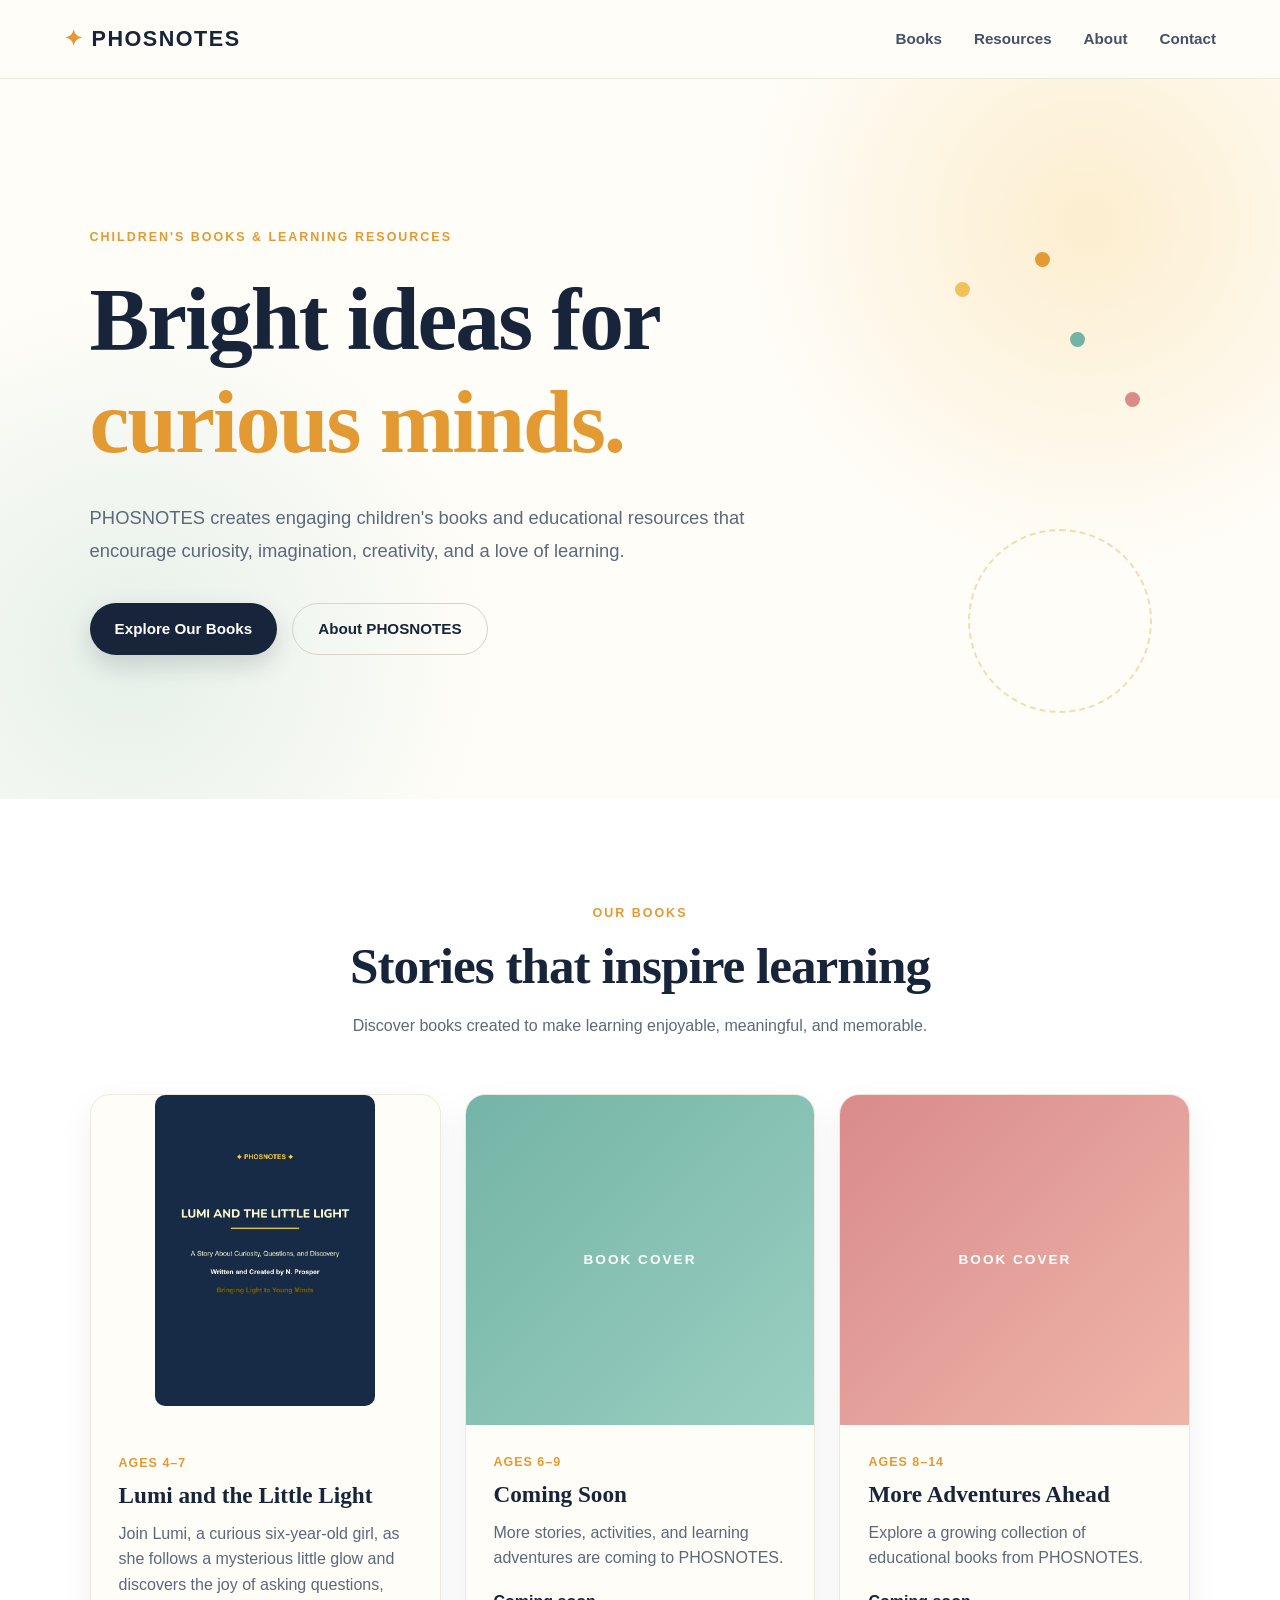
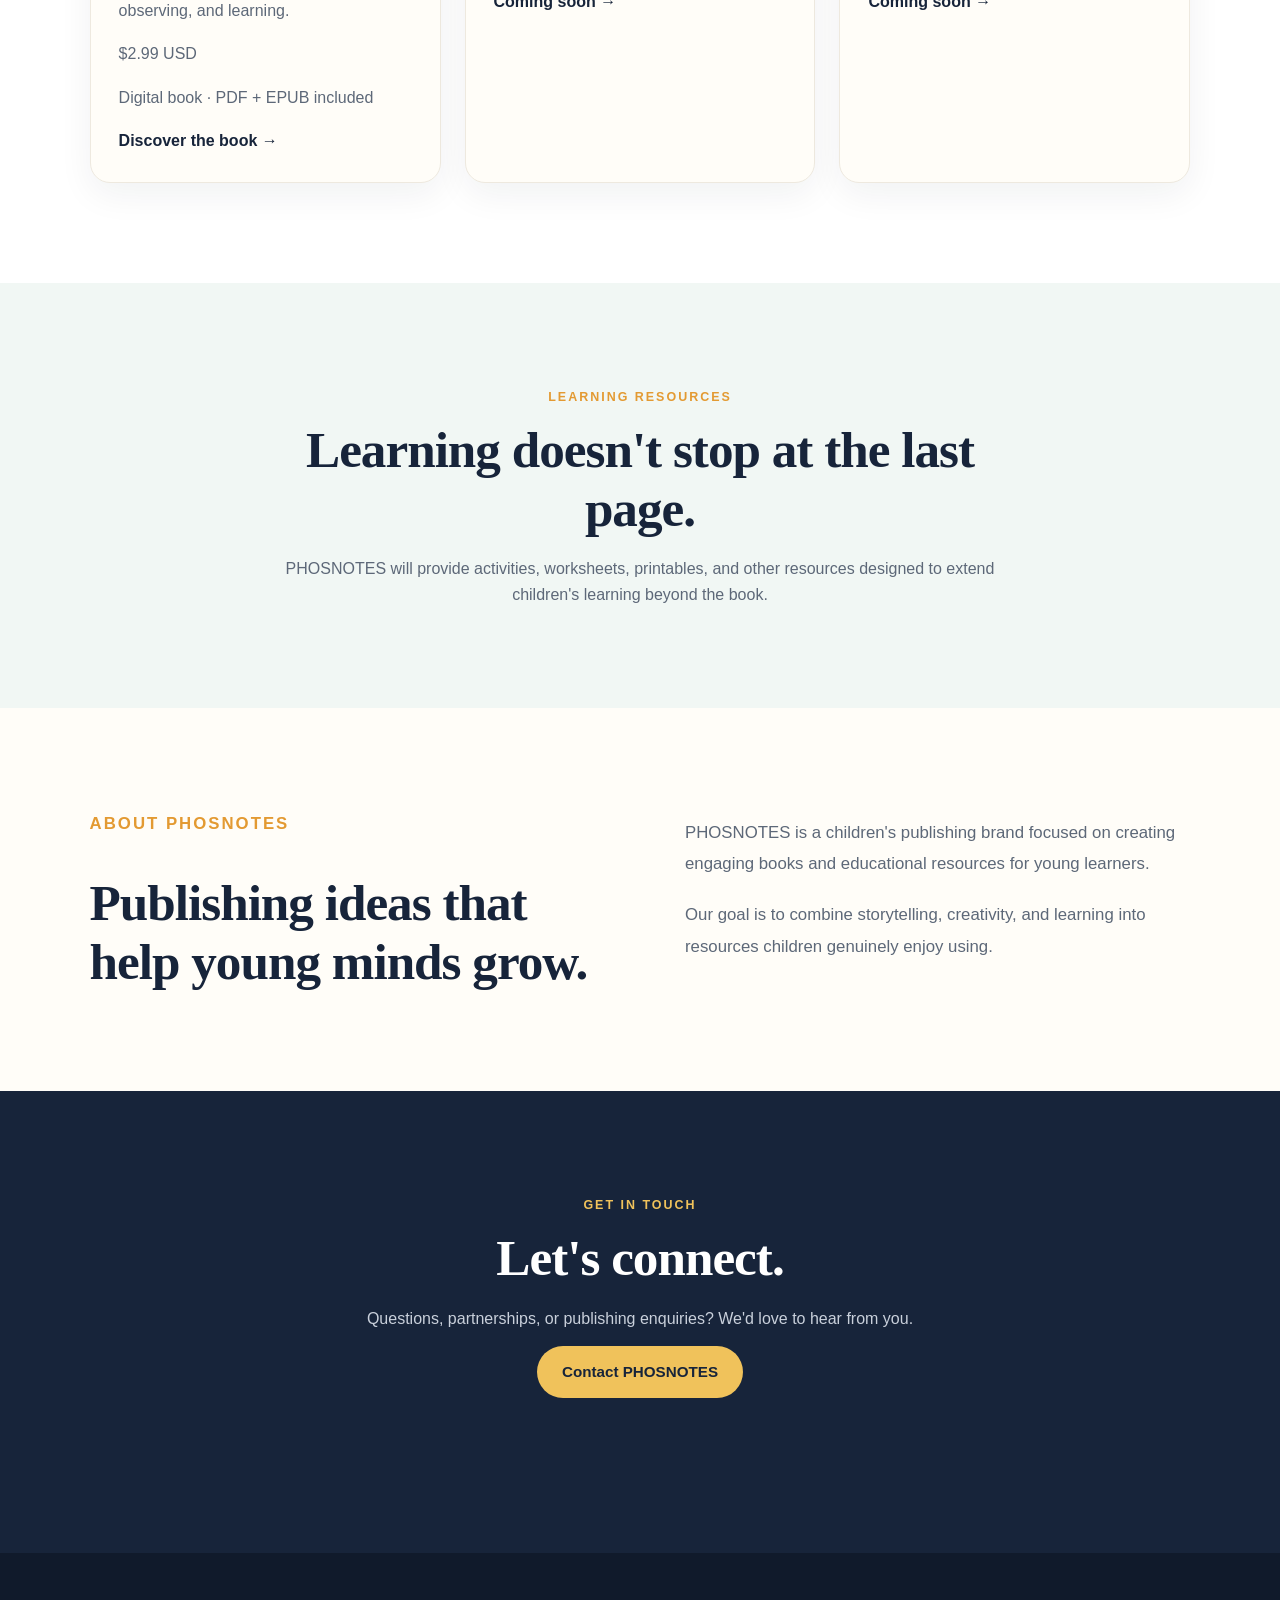
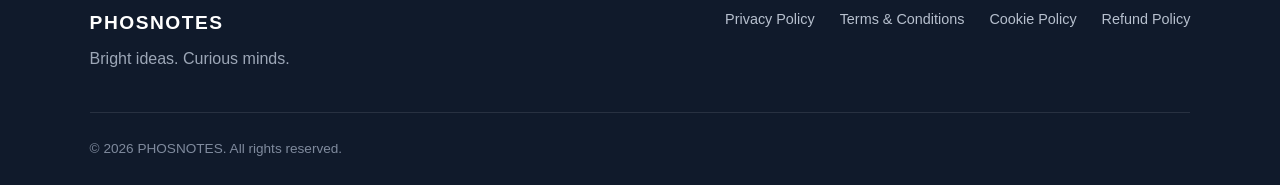
<file: index.html>
<!DOCTYPE html>
<html lang="en">
<head>
    <meta charset="UTF-8">
    <meta name="viewport" content="width=device-width, initial-scale=1.0">

    <title>PHOSNOTES | Children's Books & Learning Resources</title>

    <meta
        name="description"
        content="PHOSNOTES creates engaging children's books and educational resources designed to inspire curiosity, creativity, and a love of learning."
    >

    <link rel="icon" type="image/png" href="images/logo/image.png">
    <link rel="stylesheet" href="style.css">
</head>

<body>

    <!-- Navigation -->
    <header class="site-header">
        <nav class="navbar">
            <a href="#" class="logo">PHOSNOTES</a>

            <div class="nav-links">
                <a href="#books">Books</a>
                <a href="#resources">Resources</a>
                <a href="#about">About</a>
                <a href="#contact">Contact</a>
            </div>
        </nav>
    </header>

    <main>

        <!-- Hero Section -->
        <section class="hero">
            <div class="hero-content">

                <p class="eyebrow">
                    CHILDREN'S BOOKS & LEARNING RESOURCES
                </p>

                <h1>
                    Bright ideas for
                    <span>curious minds.</span>
                </h1>

                <p class="hero-text">
                    PHOSNOTES creates engaging children's books and
                    educational resources that encourage curiosity,
                    imagination, creativity, and a love of learning.
                </p>

                <div class="hero-buttons">
                    <a href="#books" class="button primary-button">
                        Explore Our Books
                    </a>

                    <a href="#about" class="button secondary-button">
                        About PHOSNOTES
                    </a>
                </div>

            </div>
        </section>

        <!-- Books -->
        <section id="books" class="section">

            <div class="section-heading">
                <p class="eyebrow">OUR BOOKS</p>

                <h2>Stories that inspire learning</h2>

                <p>
                    Discover books created to make learning
                    enjoyable, meaningful, and memorable.
                </p>
            </div>

            <div class="books-grid">

                <!-- Book 1: Lumi and the Little Light -->
                <article class="book-card">

                    <div class="book-cover">
                        <img
                            src="images/Lumi and piko.jpg"
                            alt="Cover of Lumi and the Little Light by N. Prosper"
                        >
                    </div>

                    <div class="book-info">

                        <p class="book-age">Ages 4–7</p>

                        <h3>Lumi and the Little Light</h3>

                        <p>
                            Join Lumi, a curious six-year-old girl, as she
                            follows a mysterious little glow and discovers
                            the joy of asking questions, observing, and learning.
                        </p>

                        <p class="book-price">$2.99 USD</p>

                        <p class="book-formats">
                            Digital book · PDF + EPUB included
                        </p>

                        <a
                            href="lumi-and-the-little-light.html"
                            class="text-link"
                        >
                            Discover the book →
                        </a>

                    </div>

                </article>

                <!-- Book 2: Coming Soon -->
                <article class="book-card">

                    <div class="book-placeholder">
                        BOOK COVER
                    </div>

                    <div class="book-info">

                        <p class="book-age">Ages 6–9</p>

                        <h3>Coming Soon</h3>

                        <p>
                            More stories, activities, and learning
                            adventures are coming to PHOSNOTES.
                        </p>

                        <a href="#" class="text-link">
                            Coming soon →
                        </a>

                    </div>

                </article>

                <!-- Book 3: More Adventures Ahead -->
                <article class="book-card">

                    <div class="book-placeholder">
                        BOOK COVER
                    </div>

                    <div class="book-info">

                        <p class="book-age">Ages 8–14</p>

                        <h3>More Adventures Ahead</h3>

                        <p>
                            Explore a growing collection of
                            educational books from PHOSNOTES.
                        </p>

                        <a href="#" class="text-link">
                            Coming soon →
                        </a>

                    </div>

                </article>

            </div>

        </section>

        <!-- Resources -->
        <section id="resources" class="section resources-section">

            <div class="section-heading">

                <p class="eyebrow">LEARNING RESOURCES</p>

                <h2>Learning doesn't stop at the last page.</h2>

                <p>
                    PHOSNOTES will provide activities, worksheets,
                    printables, and other resources designed to
                    extend children's learning beyond the book.
                </p>

            </div>

        </section>

        <!-- About -->
        <section id="about" class="section about-section">

            <div class="about-content">

                <div>
                    <p class="eyebrow">ABOUT PHOSNOTES</p>

                    <h2>
                        Publishing ideas that help young minds grow.
                    </h2>
                </div>

                <div>

                    <p>
                        PHOSNOTES is a children's publishing brand
                        focused on creating engaging books and
                        educational resources for young learners.
                    </p>

                    <p>
                        Our goal is to combine storytelling,
                        creativity, and learning into resources
                        children genuinely enjoy using.
                    </p>

                </div>

            </div>

        </section>

        <!-- Contact -->
        <section id="contact" class="section contact-section">

            <div class="section-heading">

                <p class="eyebrow">GET IN TOUCH</p>

                <h2>Let's connect.</h2>

                <p>
                    Questions, partnerships, or publishing
                    enquiries? We'd love to hear from you.
                </p>

                <a
                    href="mailto:hello@phosnotes.com"
                    class="button primary-button"
                >
                    Contact PHOSNOTES
                </a>

            </div>

        </section>

    </main>

    <!-- Footer -->
    <footer class="site-footer">

        <div class="footer-content">

            <div>
                <strong>PHOSNOTES</strong>

                <p>Bright ideas. Curious minds.</p>
            </div>

            <div class="footer-links">

                <a href="privacy.html">Privacy Policy</a>

                <a href="terms.html">Terms & Conditions</a>

                <a href="cookies.html">Cookie Policy</a>

                <a href="refunds.html">Refund Policy</a>

            </div>

        </div>

        <div class="copyright">
            © 2026 PHOSNOTES. All rights reserved.
        </div>

    </footer>

    <script src="script.js"></script>

</body>
</html>
</file>
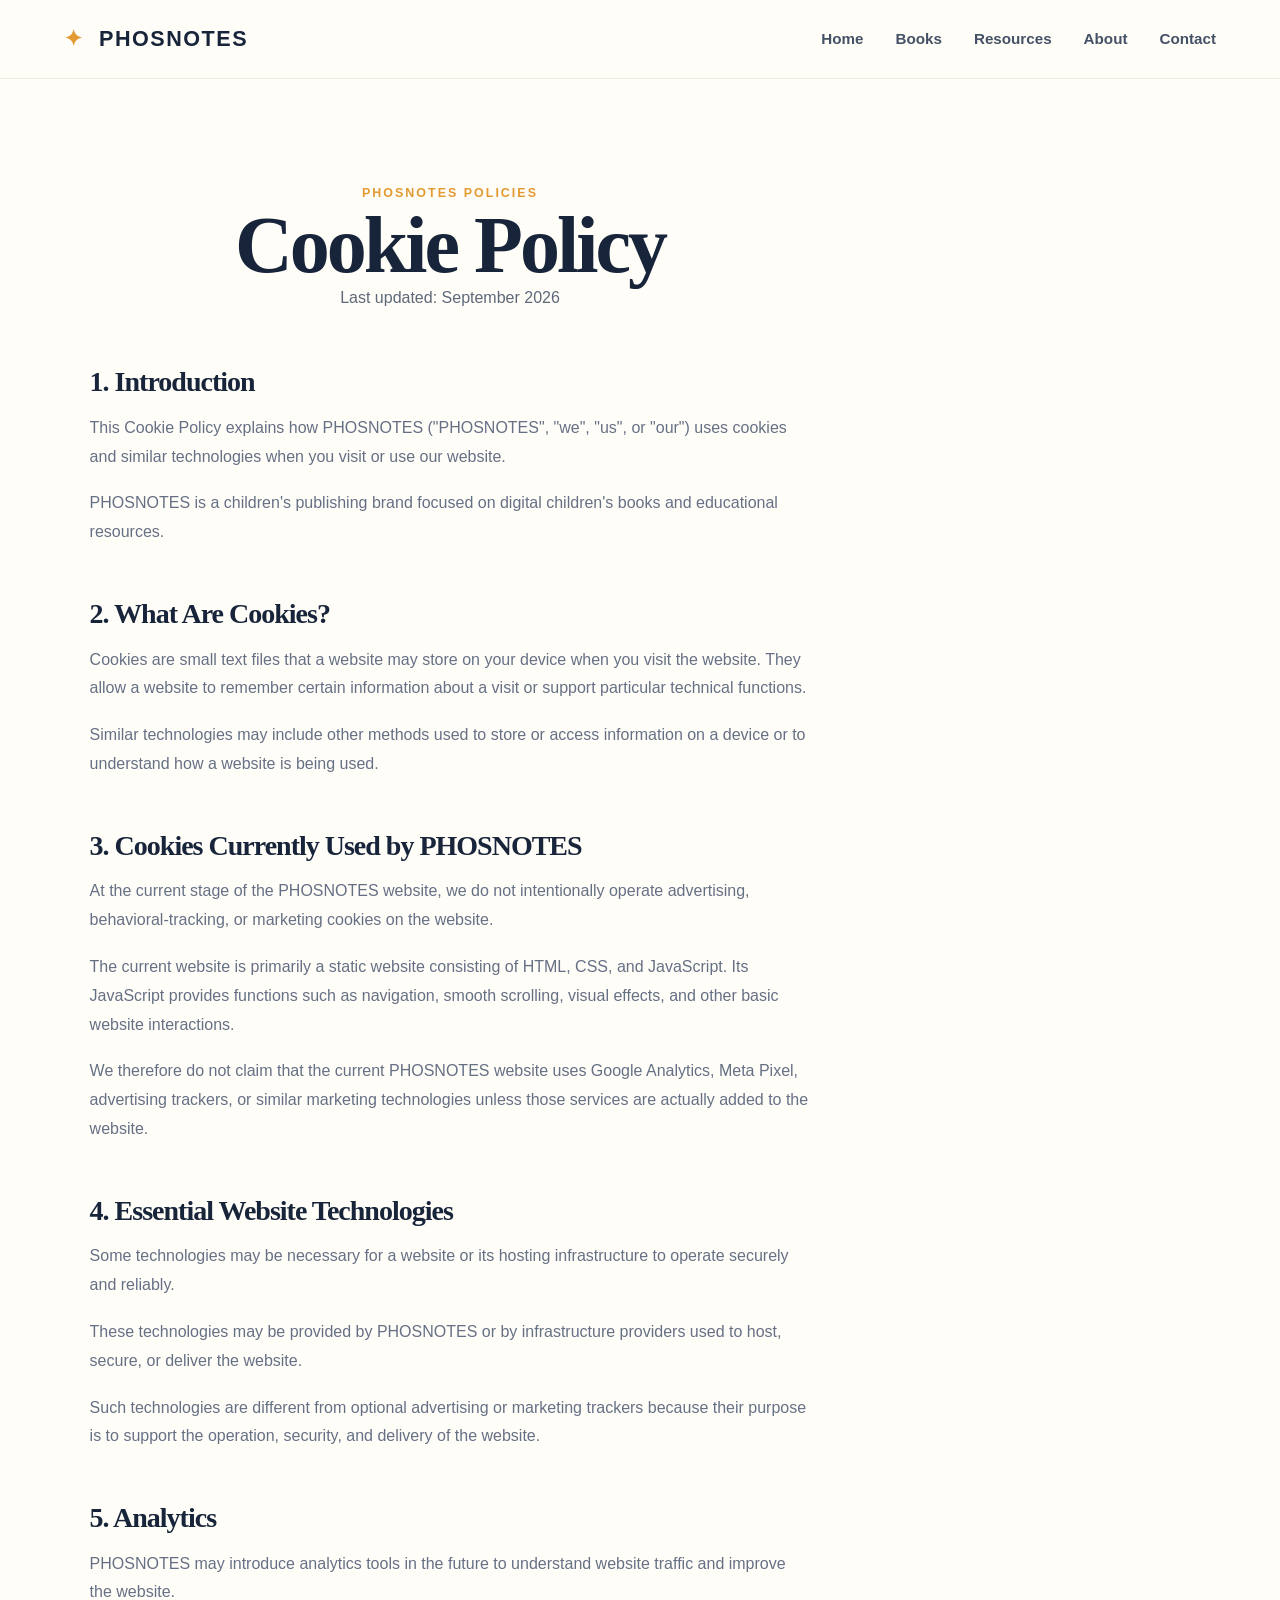
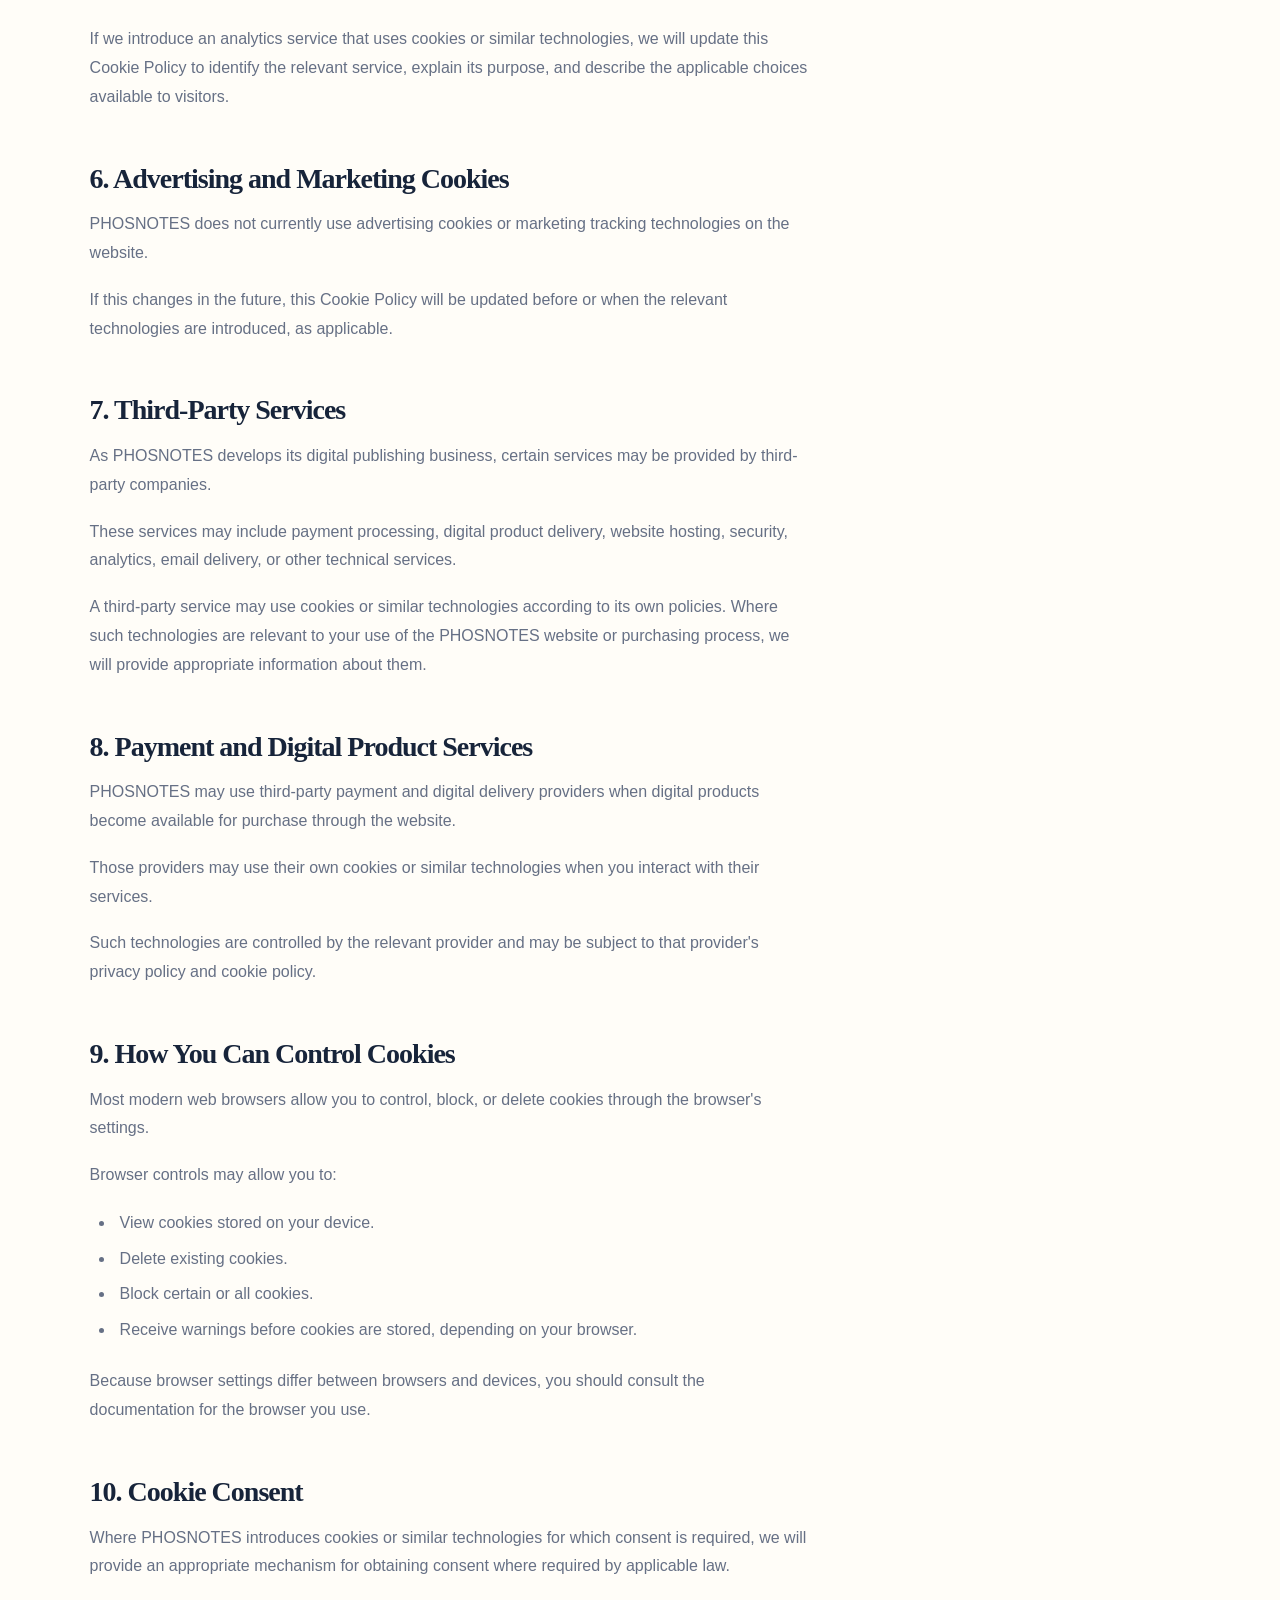
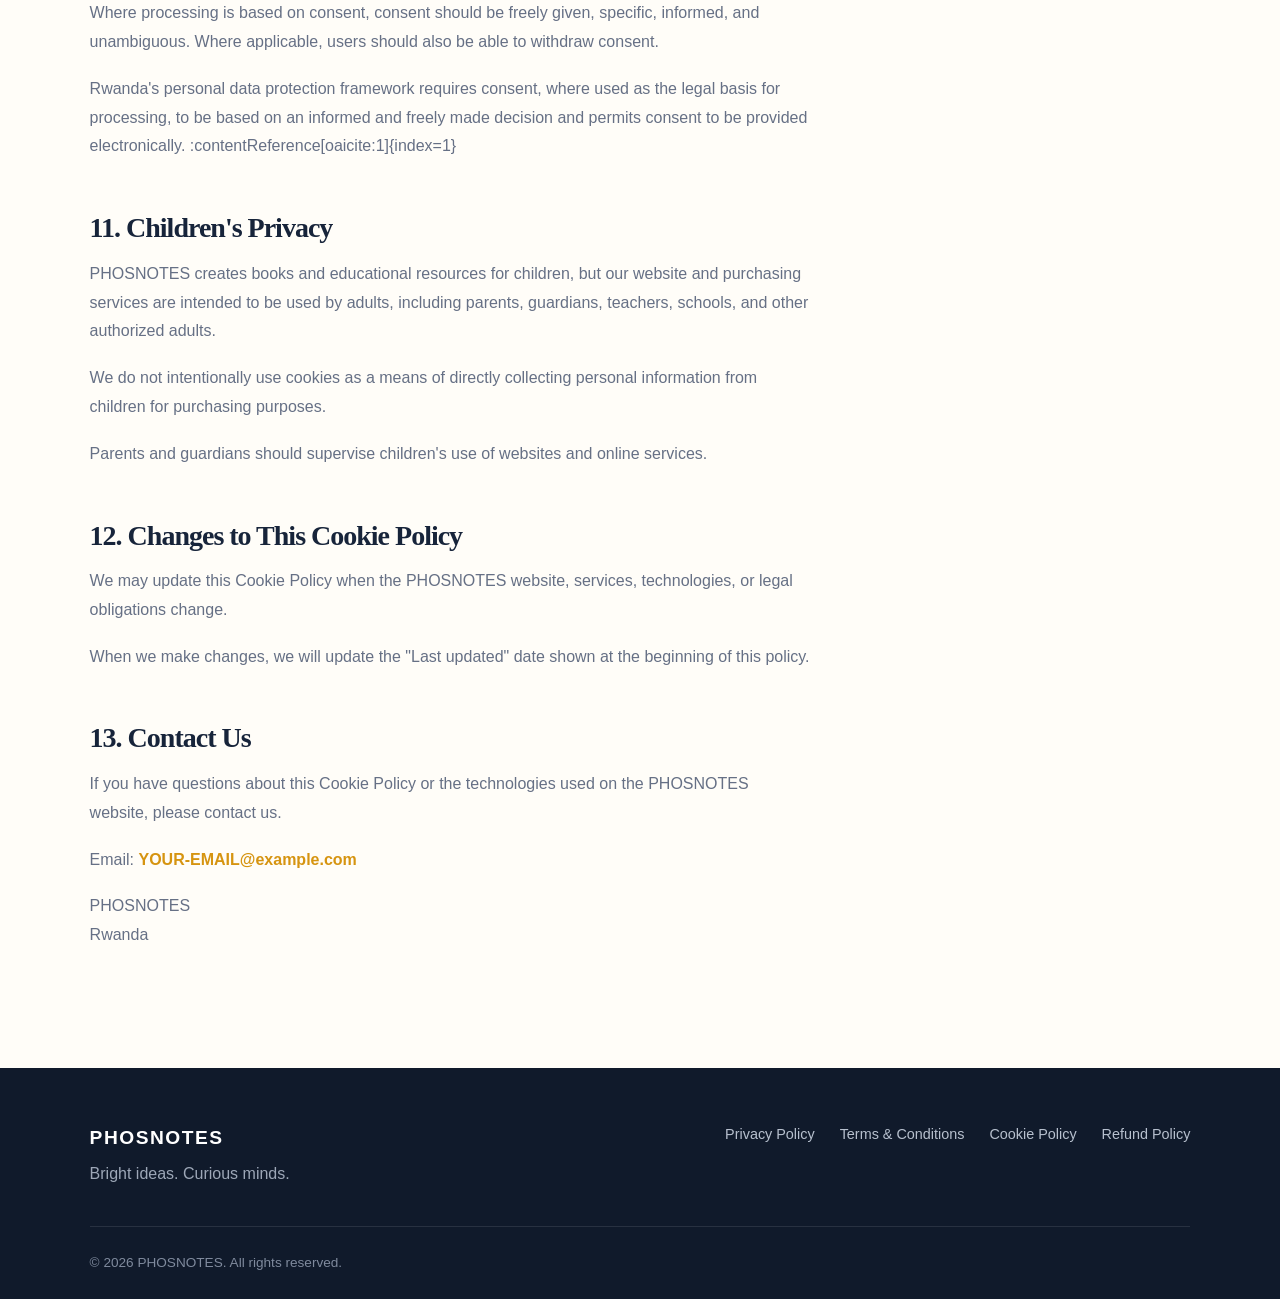
<file: cookies.html>
<!DOCTYPE html>
<html lang="en">
<head>
    <meta charset="UTF-8">
    <meta name="viewport" content="width=device-width, initial-scale=1.0">

    <title>Cookie Policy | PHOSNOTES</title>

    <meta
        name="description"
        content="Learn how PHOSNOTES uses cookies and similar technologies on its website."
    >
    <link rel="icon" type="image/png" href="images/logo/image.png">
    <link rel="stylesheet" href="style.css">
</head>

<body>

    <!-- =========================================
         HEADER
         ========================================= -->

    <header class="site-header">

        <nav class="navbar">

            <a href="index.html" class="logo">
                PHOSNOTES
            </a>

            <div class="nav-links">
                <a href="index.html">Home</a>
                <a href="index.html#books">
                    Books
                </a>

                <a href="index.html#resources">
                    Resources
                </a>

                <a href="index.html#about">
                    About
                </a>

                <a href="index.html#contact">
                    Contact
                </a>

            </div>

        </nav>

    </header>


    <!-- =========================================
         MAIN CONTENT
         ========================================= -->

    <main>

        <section class="section policy-page">

            <div class="section-heading">

                <p class="eyebrow">
                    PHOSNOTES POLICIES
                </p>

                <h1>
                    Cookie Policy
                </h1>

                <p>
                    Last updated: September 2026
                </p>

            </div>


            <div class="policy-content">


                <!-- =================================
                     1. INTRODUCTION
                     ================================= -->

                <h2>
                    1. Introduction
                </h2>

                <p>
                    This Cookie Policy explains how PHOSNOTES
                    ("PHOSNOTES", "we", "us", or "our") uses cookies
                    and similar technologies when you visit or use
                    our website.
                </p>

                <p>
                    PHOSNOTES is a children's publishing brand
                    focused on digital children's books and
                    educational resources.
                </p>


                <!-- =================================
                     2. WHAT ARE COOKIES
                     ================================= -->

                <h2>
                    2. What Are Cookies?
                </h2>

                <p>
                    Cookies are small text files that a website may
                    store on your device when you visit the website.
                    They allow a website to remember certain
                    information about a visit or support particular
                    technical functions.
                </p>

                <p>
                    Similar technologies may include other methods
                    used to store or access information on a device
                    or to understand how a website is being used.
                </p>


                <!-- =================================
                     3. COOKIES CURRENTLY USED
                     ================================= -->

                <h2>
                    3. Cookies Currently Used by PHOSNOTES
                </h2>

                <p>
                    At the current stage of the PHOSNOTES website,
                    we do not intentionally operate advertising,
                    behavioral-tracking, or marketing cookies on
                    the website.
                </p>

                <p>
                    The current website is primarily a static
                    website consisting of HTML, CSS, and JavaScript.
                    Its JavaScript provides functions such as
                    navigation, smooth scrolling, visual effects,
                    and other basic website interactions.
                </p>

                <p>
                    We therefore do not claim that the current
                    PHOSNOTES website uses Google Analytics,
                    Meta Pixel, advertising trackers, or similar
                    marketing technologies unless those services
                    are actually added to the website.
                </p>


                <!-- =================================
                     4. ESSENTIAL TECHNOLOGIES
                     ================================= -->

                <h2>
                    4. Essential Website Technologies
                </h2>

                <p>
                    Some technologies may be necessary for a website
                    or its hosting infrastructure to operate securely
                    and reliably.
                </p>

                <p>
                    These technologies may be provided by PHOSNOTES
                    or by infrastructure providers used to host,
                    secure, or deliver the website.
                </p>

                <p>
                    Such technologies are different from optional
                    advertising or marketing trackers because their
                    purpose is to support the operation, security,
                    and delivery of the website.
                </p>


                <!-- =================================
                     5. FUTURE ANALYTICS
                     ================================= -->

                <h2>
                    5. Analytics
                </h2>

                <p>
                    PHOSNOTES may introduce analytics tools in the
                    future to understand website traffic and improve
                    the website.
                </p>

                <p>
                    If we introduce an analytics service that uses
                    cookies or similar technologies, we will update
                    this Cookie Policy to identify the relevant
                    service, explain its purpose, and describe the
                    applicable choices available to visitors.
                </p>


                <!-- =================================
                     6. MARKETING
                     ================================= -->

                <h2>
                    6. Advertising and Marketing Cookies
                </h2>

                <p>
                    PHOSNOTES does not currently use advertising
                    cookies or marketing tracking technologies on
                    the website.
                </p>

                <p>
                    If this changes in the future, this Cookie Policy
                    will be updated before or when the relevant
                    technologies are introduced, as applicable.
                </p>


                <!-- =================================
                     7. THIRD-PARTY SERVICES
                     ================================= -->

                <h2>
                    7. Third-Party Services
                </h2>

                <p>
                    As PHOSNOTES develops its digital publishing
                    business, certain services may be provided by
                    third-party companies.
                </p>

                <p>
                    These services may include payment processing,
                    digital product delivery, website hosting,
                    security, analytics, email delivery, or other
                    technical services.
                </p>

                <p>
                    A third-party service may use cookies or similar
                    technologies according to its own policies.
                    Where such technologies are relevant to your use
                    of the PHOSNOTES website or purchasing process,
                    we will provide appropriate information about
                    them.
                </p>


                <!-- =================================
                     8. PAYMENT SERVICES
                     ================================= -->

                <h2>
                    8. Payment and Digital Product Services
                </h2>

                <p>
                    PHOSNOTES may use third-party payment and digital
                    delivery providers when digital products become
                    available for purchase through the website.
                </p>

                <p>
                    Those providers may use their own cookies or
                    similar technologies when you interact with their
                    services.
                </p>

                <p>
                    Such technologies are controlled by the relevant
                    provider and may be subject to that provider's
                    privacy policy and cookie policy.
                </p>


                <!-- =================================
                     9. COOKIE CONTROL
                     ================================= -->

                <h2>
                    9. How You Can Control Cookies
                </h2>

                <p>
                    Most modern web browsers allow you to control,
                    block, or delete cookies through the browser's
                    settings.
                </p>

                <p>
                    Browser controls may allow you to:
                </p>

                <ul>

                    <li>
                        View cookies stored on your device.
                    </li>

                    <li>
                        Delete existing cookies.
                    </li>

                    <li>
                        Block certain or all cookies.
                    </li>

                    <li>
                        Receive warnings before cookies are stored,
                        depending on your browser.
                    </li>

                </ul>

                <p>
                    Because browser settings differ between browsers
                    and devices, you should consult the documentation
                    for the browser you use.
                </p>


                <!-- =================================
                     10. COOKIE CONSENT
                     ================================= -->

                <h2>
                    10. Cookie Consent
                </h2>

                <p>
                    Where PHOSNOTES introduces cookies or similar
                    technologies for which consent is required,
                    we will provide an appropriate mechanism for
                    obtaining consent where required by applicable
                    law.
                </p>

                <p>
                    Where processing is based on consent, consent
                    should be freely given, specific, informed, and
                    unambiguous. Where applicable, users should also
                    be able to withdraw consent.
                </p>

                <p>
                    Rwanda's personal data protection framework
                    requires consent, where used as the legal basis
                    for processing, to be based on an informed and
                    freely made decision and permits consent to be
                    provided electronically. :contentReference[oaicite:1]{index=1}
                </p>


                <!-- =================================
                     11. CHILDREN
                     ================================= -->

                <h2>
                    11. Children's Privacy
                </h2>

                <p>
                    PHOSNOTES creates books and educational resources
                    for children, but our website and purchasing
                    services are intended to be used by adults,
                    including parents, guardians, teachers, schools,
                    and other authorized adults.
                </p>

                <p>
                    We do not intentionally use cookies as a means of
                    directly collecting personal information from
                    children for purchasing purposes.
                </p>

                <p>
                    Parents and guardians should supervise children's
                    use of websites and online services.
                </p>


                <!-- =================================
                     12. CHANGES
                     ================================= -->

                <h2>
                    12. Changes to This Cookie Policy
                </h2>

                <p>
                    We may update this Cookie Policy when the
                    PHOSNOTES website, services, technologies, or
                    legal obligations change.
                </p>

                <p>
                    When we make changes, we will update the
                    "Last updated" date shown at the beginning of
                    this policy.
                </p>


                <!-- =================================
                     13. CONTACT
                     ================================= -->

                <h2>
                    13. Contact Us
                </h2>

                <p>
                    If you have questions about this Cookie Policy
                    or the technologies used on the PHOSNOTES
                    website, please contact us.
                </p>

                <p>
                    Email:
                    <a href="mailto:YOUR-EMAIL@example.com">
                        YOUR-EMAIL@example.com
                    </a>
                </p>

                <p>
                    PHOSNOTES<br>
                    Rwanda
                </p>

            </div>

        </section>

    </main>


    <!-- =========================================
         FOOTER
         ========================================= -->

    <footer class="site-footer">

        <div class="footer-content">

            <div>

                <strong>
                    PHOSNOTES
                </strong>

                <p>
                    Bright ideas. Curious minds.
                </p>

            </div>


            <div class="footer-links">

                <a href="privacy.html">
                    Privacy Policy
                </a>

                <a href="terms.html">
                    Terms & Conditions
                </a>

                <a href="cookies.html">
                    Cookie Policy
                </a>

                <a href="refunds.html">
                    Refund Policy
                </a>

            </div>

        </div>


        <div class="copyright">
            © 2026 PHOSNOTES. All rights reserved.
        </div>

    </footer>


    <script src="script.js"></script>

</body>
</html>
</file>
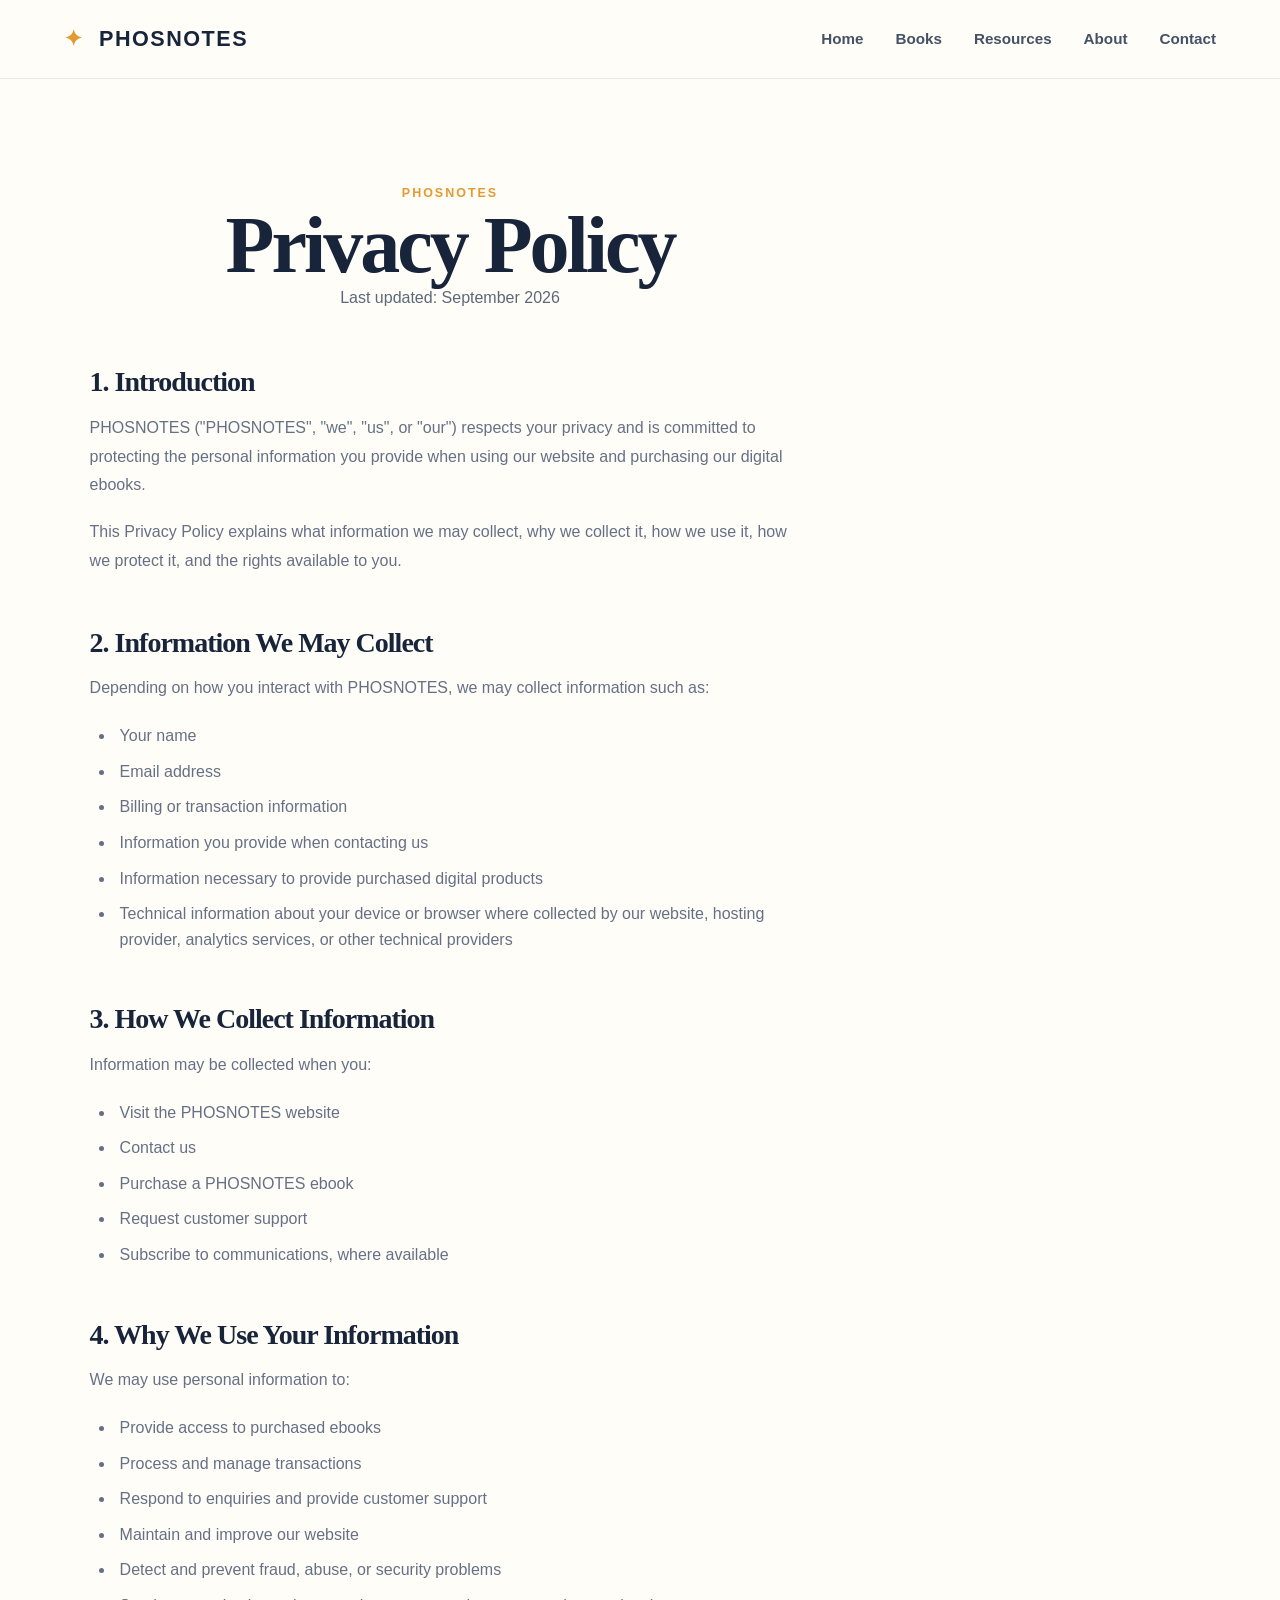
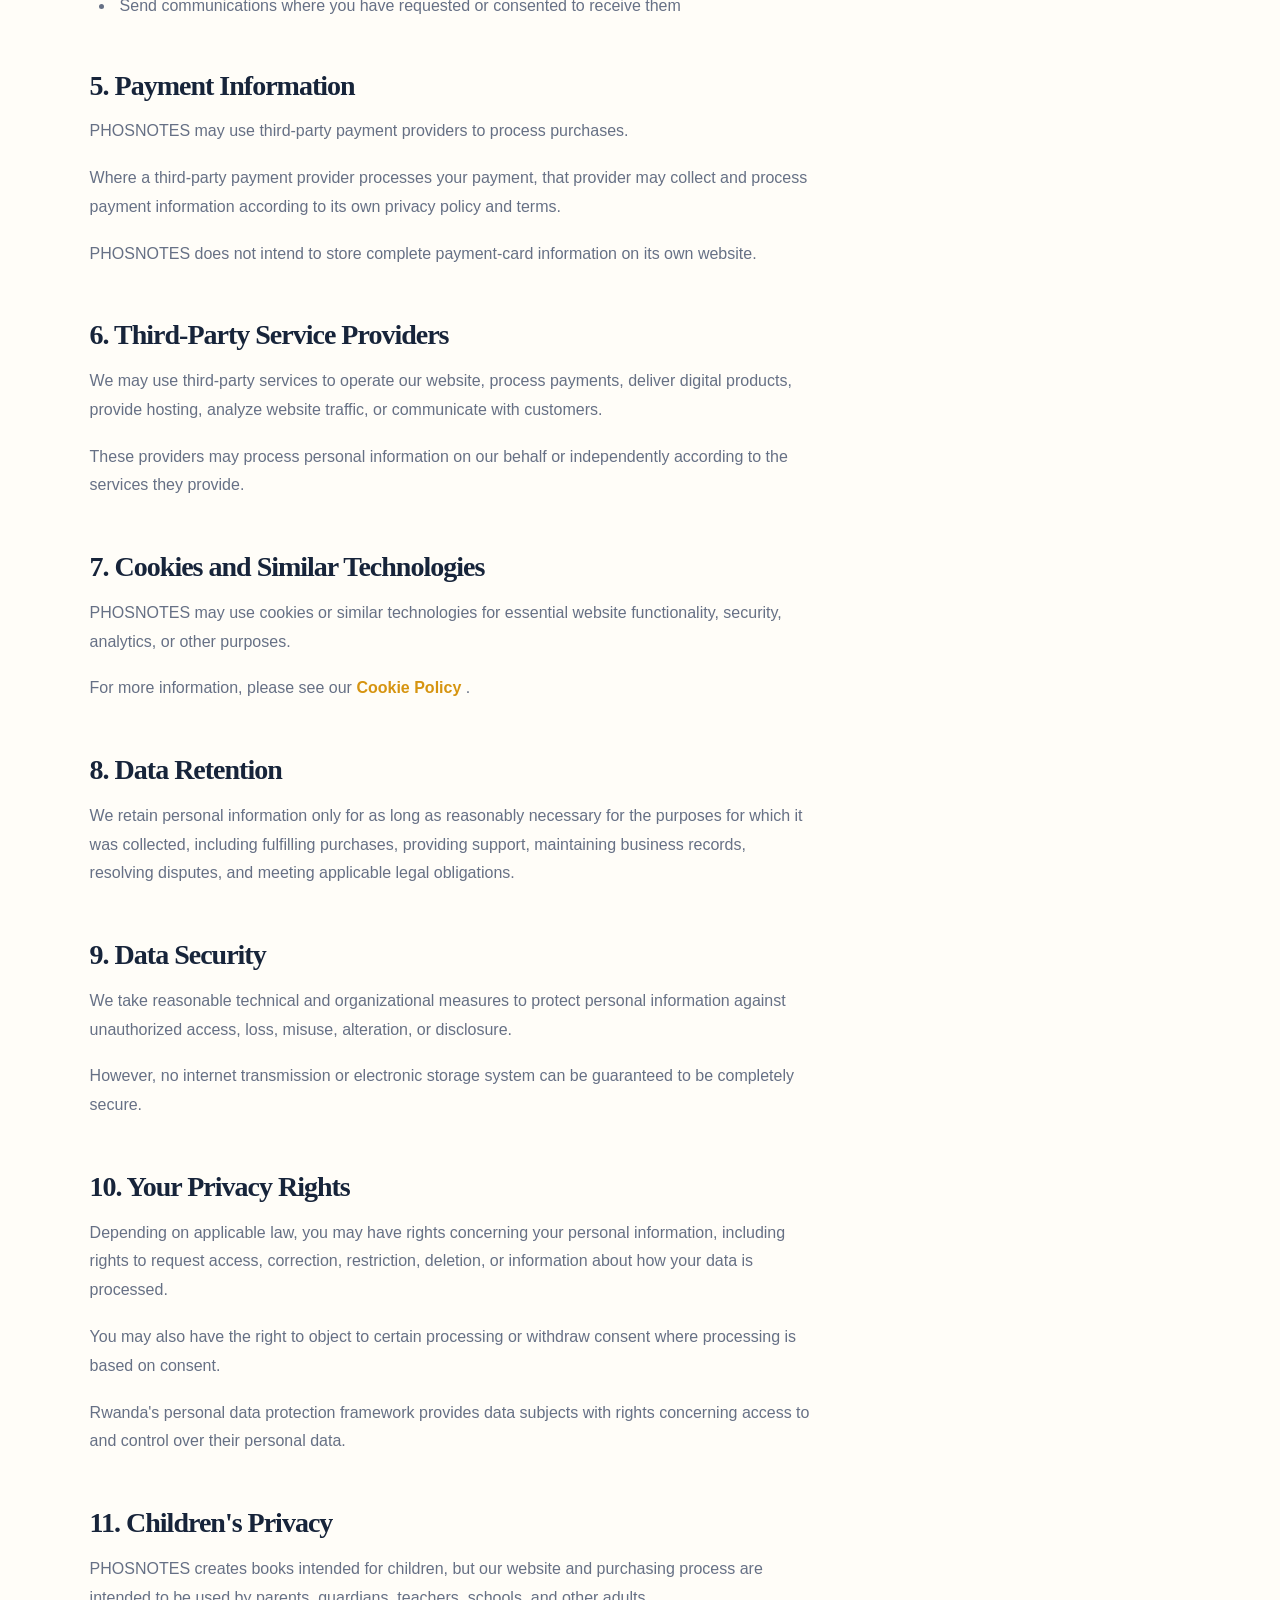
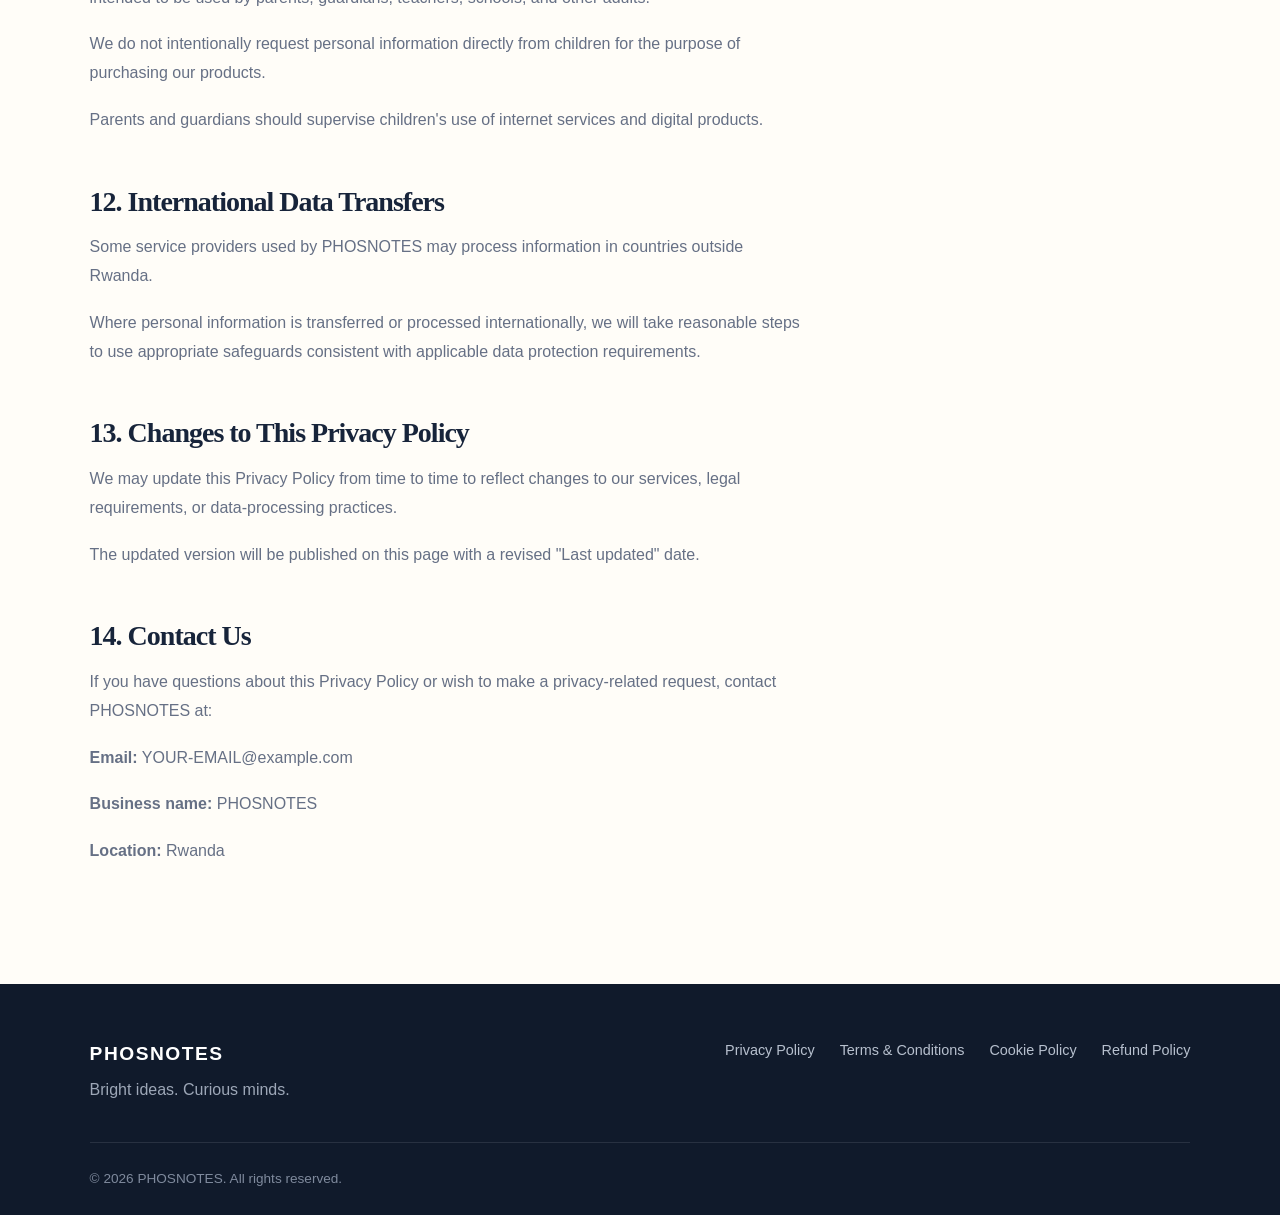
<file: privacy.html>
<!DOCTYPE html>
<html lang="en">

<head>

    <meta charset="UTF-8">

    <meta
        name="viewport"
        content="width=device-width, initial-scale=1.0"
    >

    <title>Privacy Policy | PHOSNOTES</title>

    <meta
        name="description"
        content="Privacy Policy for PHOSNOTES."
    >
    <link rel="icon" type="image/png" href="images/logo/image.png">
    <link rel="stylesheet" href="style.css">

</head>


<body>


    <!-- HEADER -->

    <header class="site-header">

        <nav class="navbar">

            <a href="index.html" class="logo">
                PHOSNOTES
            </a>

            <div class="nav-links">
                <a href="index.html">Home</a>
                <a href="index.html#books">
                    Books
                </a>

                <a href="index.html#resources">
                    Resources
                </a>

                <a href="index.html#about">
                    About
                </a>

                <a href="index.html#contact">
                    Contact
                </a>

            </div>

        </nav>

    </header>


    <!-- POLICY -->

    <main>

        <section class="section policy-page">

            <div class="section-heading">

                <p class="eyebrow">
                    PHOSNOTES
                </p>

                <h1>
                    Privacy Policy
                </h1>

                <p>
                    Last updated: September 2026
                </p>

            </div>


            <div class="policy-content">


                <h2>1. Introduction</h2>

                <p>
                    PHOSNOTES ("PHOSNOTES", "we", "us", or "our")
                    respects your privacy and is committed to
                    protecting the personal information you provide
                    when using our website and purchasing our digital
                    ebooks.
                </p>

                <p>
                    This Privacy Policy explains what information
                    we may collect, why we collect it, how we use
                    it, how we protect it, and the rights available
                    to you.
                </p>


                <h2>2. Information We May Collect</h2>

                <p>
                    Depending on how you interact with PHOSNOTES,
                    we may collect information such as:
                </p>

                <ul>

                    <li>
                        Your name
                    </li>

                    <li>
                        Email address
                    </li>

                    <li>
                        Billing or transaction information
                    </li>

                    <li>
                        Information you provide when contacting us
                    </li>

                    <li>
                        Information necessary to provide purchased
                        digital products
                    </li>

                    <li>
                        Technical information about your device or
                        browser where collected by our website,
                        hosting provider, analytics services, or
                        other technical providers
                    </li>

                </ul>


                <h2>3. How We Collect Information</h2>

                <p>
                    Information may be collected when you:
                </p>

                <ul>

                    <li>
                        Visit the PHOSNOTES website
                    </li>

                    <li>
                        Contact us
                    </li>

                    <li>
                        Purchase a PHOSNOTES ebook
                    </li>

                    <li>
                        Request customer support
                    </li>

                    <li>
                        Subscribe to communications, where available
                    </li>

                </ul>


                <h2>4. Why We Use Your Information</h2>

                <p>
                    We may use personal information to:
                </p>

                <ul>

                    <li>
                        Provide access to purchased ebooks
                    </li>

                    <li>
                        Process and manage transactions
                    </li>

                    <li>
                        Respond to enquiries and provide customer
                        support
                    </li>

                    <li>
                        Maintain and improve our website
                    </li>

                    <li>
                        Detect and prevent fraud, abuse, or security
                        problems
                    </li>

                    <li>
                        Send communications where you have requested
                        or consented to receive them
                    </li>

                </ul>


                <h2>5. Payment Information</h2>

                <p>
                    PHOSNOTES may use third-party payment providers
                    to process purchases.
                </p>

                <p>
                    Where a third-party payment provider processes
                    your payment, that provider may collect and
                    process payment information according to its own
                    privacy policy and terms.
                </p>

                <p>
                    PHOSNOTES does not intend to store complete
                    payment-card information on its own website.
                </p>


                <h2>6. Third-Party Service Providers</h2>

                <p>
                    We may use third-party services to operate our
                    website, process payments, deliver digital
                    products, provide hosting, analyze website
                    traffic, or communicate with customers.
                </p>

                <p>
                    These providers may process personal information
                    on our behalf or independently according to the
                    services they provide.
                </p>


                <h2>7. Cookies and Similar Technologies</h2>

                <p>
                    PHOSNOTES may use cookies or similar technologies
                    for essential website functionality, security,
                    analytics, or other purposes.
                </p>

                <p>
                    For more information, please see our
                    <a href="cookies.html">
                        Cookie Policy
                    </a>.
                </p>


                <h2>8. Data Retention</h2>

                <p>
                    We retain personal information only for as long
                    as reasonably necessary for the purposes for which
                    it was collected, including fulfilling purchases,
                    providing support, maintaining business records,
                    resolving disputes, and meeting applicable legal
                    obligations.
                </p>


                <h2>9. Data Security</h2>

                <p>
                    We take reasonable technical and organizational
                    measures to protect personal information against
                    unauthorized access, loss, misuse, alteration, or
                    disclosure.
                </p>

                <p>
                    However, no internet transmission or electronic
                    storage system can be guaranteed to be completely
                    secure.
                </p>


                <h2>10. Your Privacy Rights</h2>

                <p>
                    Depending on applicable law, you may have rights
                    concerning your personal information, including
                    rights to request access, correction, restriction,
                    deletion, or information about how your data is
                    processed.
                </p>

                <p>
                    You may also have the right to object to certain
                    processing or withdraw consent where processing
                    is based on consent.
                </p>

                <p>
                    Rwanda's personal data protection framework
                    provides data subjects with rights concerning
                    access to and control over their personal data.
                </p>


                <h2>11. Children's Privacy</h2>

                <p>
                    PHOSNOTES creates books intended for children,
                    but our website and purchasing process are
                    intended to be used by parents, guardians,
                    teachers, schools, and other adults.
                </p>

                <p>
                    We do not intentionally request personal
                    information directly from children for the
                    purpose of purchasing our products.
                </p>

                <p>
                    Parents and guardians should supervise children's
                    use of internet services and digital products.
                </p>


                <h2>12. International Data Transfers</h2>

                <p>
                    Some service providers used by PHOSNOTES may
                    process information in countries outside Rwanda.
                </p>

                <p>
                    Where personal information is transferred or
                    processed internationally, we will take
                    reasonable steps to use appropriate safeguards
                    consistent with applicable data protection
                    requirements.
                </p>


                <h2>13. Changes to This Privacy Policy</h2>

                <p>
                    We may update this Privacy Policy from time to
                    time to reflect changes to our services, legal
                    requirements, or data-processing practices.
                </p>

                <p>
                    The updated version will be published on this
                    page with a revised "Last updated" date.
                </p>


                <h2>14. Contact Us</h2>

                <p>
                    If you have questions about this Privacy Policy
                    or wish to make a privacy-related request,
                    contact PHOSNOTES at:
                </p>

                <p>
                    <strong>Email:</strong>
                    YOUR-EMAIL@example.com
                </p>

                <p>
                    <strong>Business name:</strong>
                    PHOSNOTES
                </p>

                <p>
                    <strong>Location:</strong>
                    Rwanda
                </p>

            </div>

        </section>

    </main>


    <!-- FOOTER -->

    <footer class="site-footer">

        <div class="footer-content">

            <div>

                <strong>
                    PHOSNOTES
                </strong>

                <p>
                    Bright ideas. Curious minds.
                </p>

            </div>


            <div class="footer-links">

                <a href="privacy.html">
                    Privacy Policy
                </a>

                <a href="terms.html">
                    Terms & Conditions
                </a>

                <a href="cookies.html">
                    Cookie Policy
                </a>

                <a href="refunds.html">
                    Refund Policy
                </a>

            </div>

        </div>


        <div class="copyright">
            © 2026 PHOSNOTES. All rights reserved.
        </div>

    </footer>


    <script src="script.js"></script>

</body>

</html>
</file>
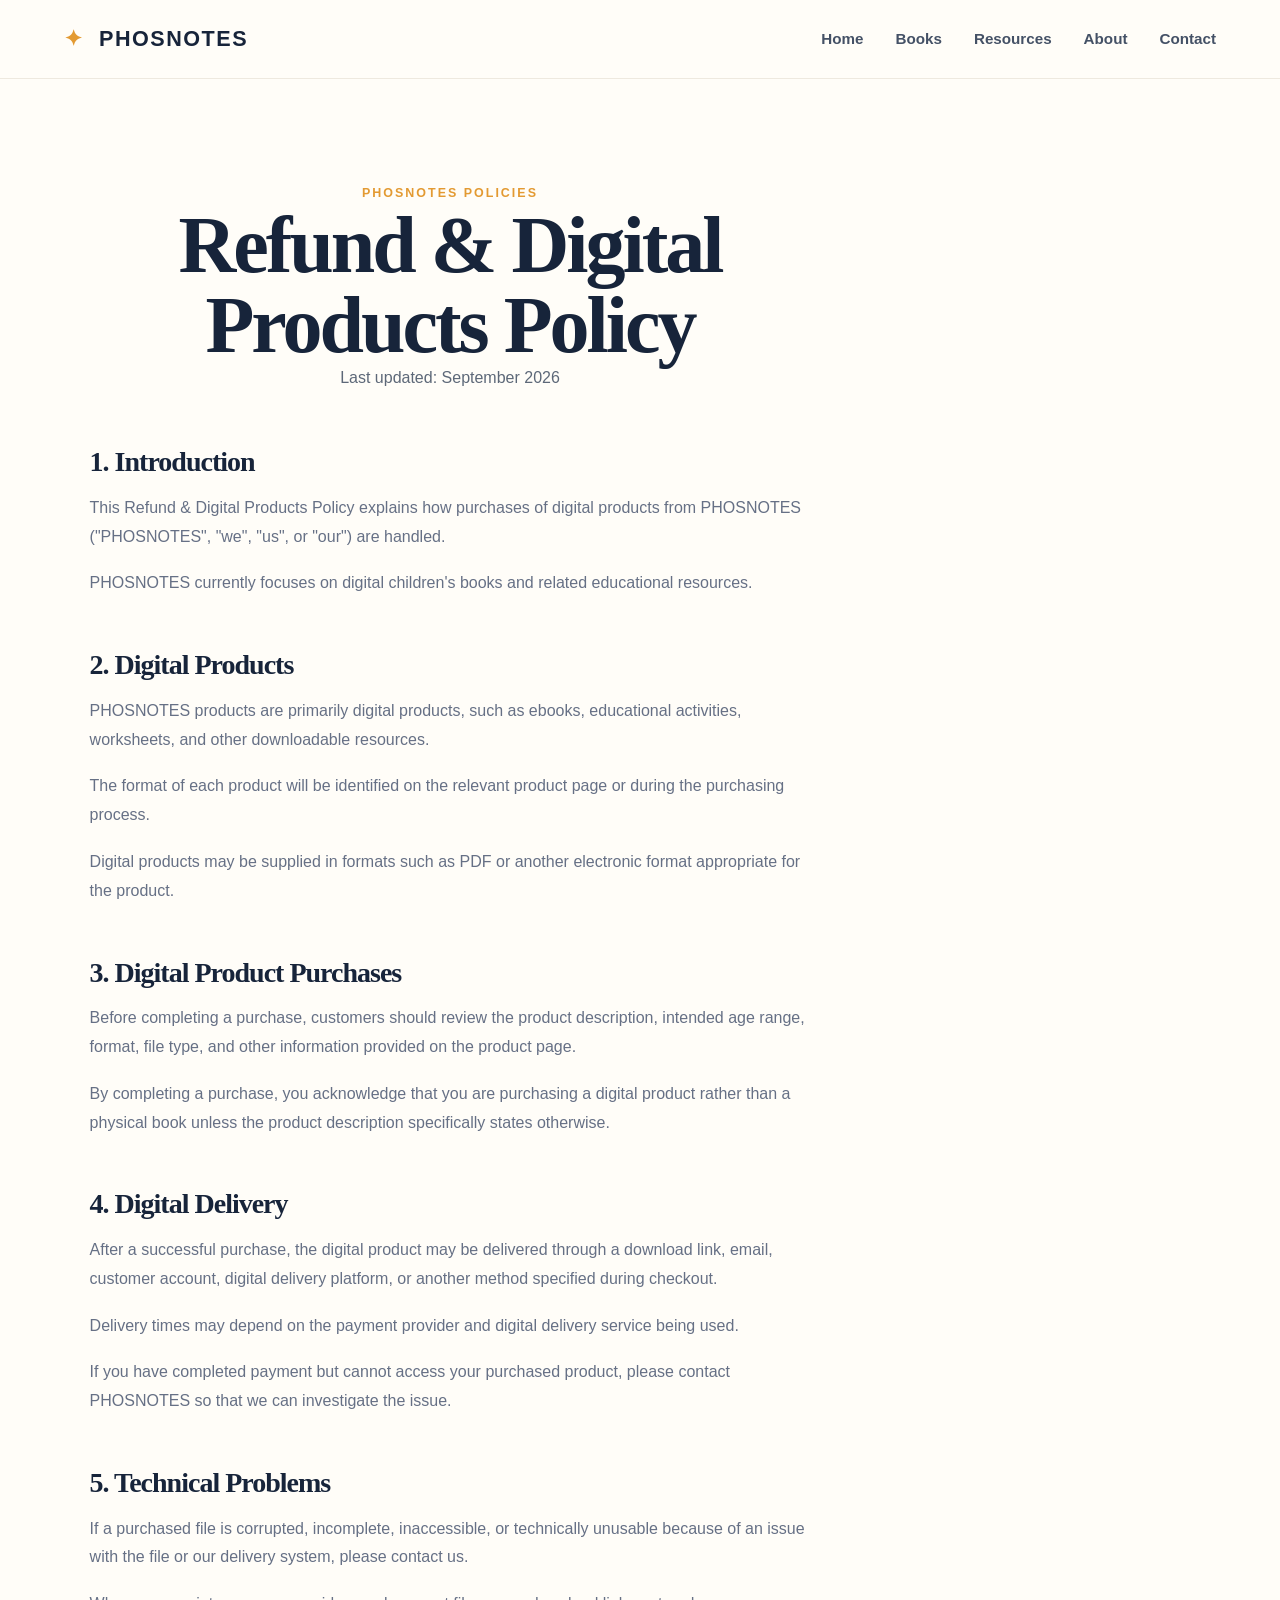
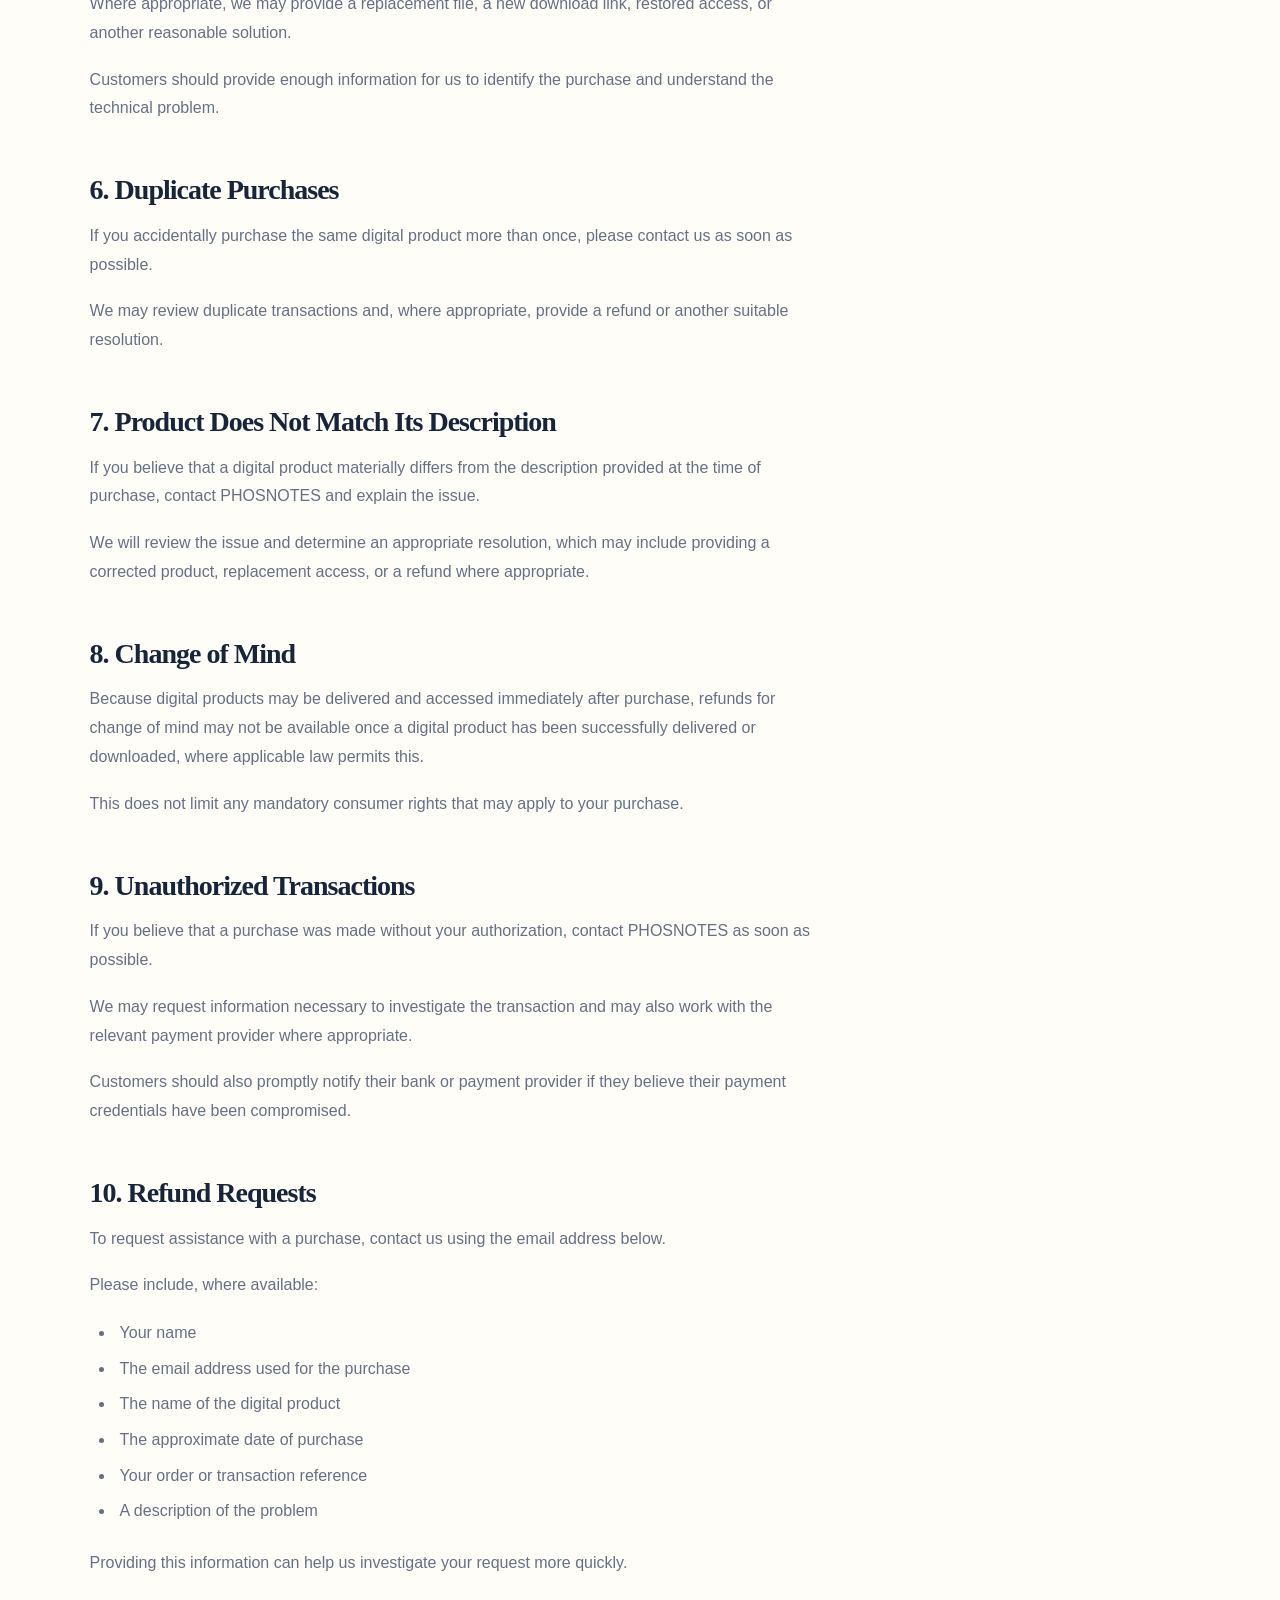
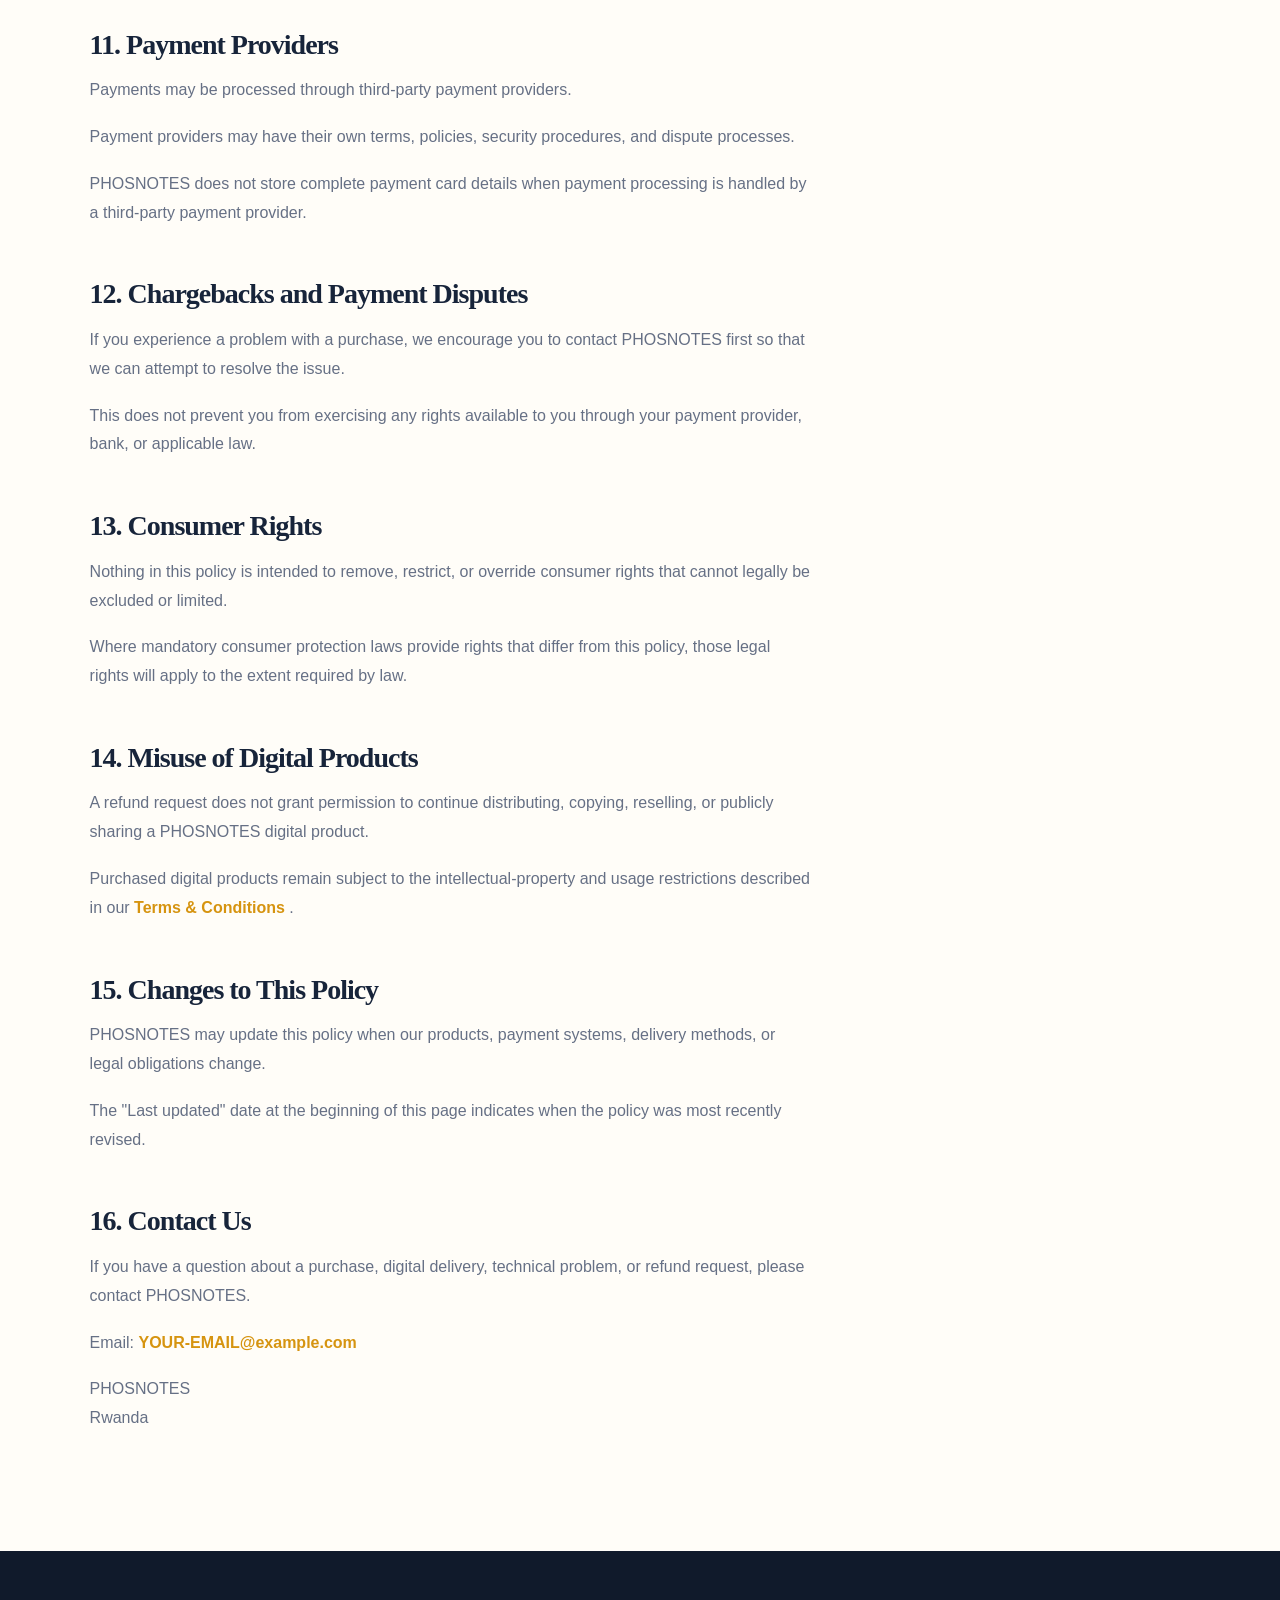
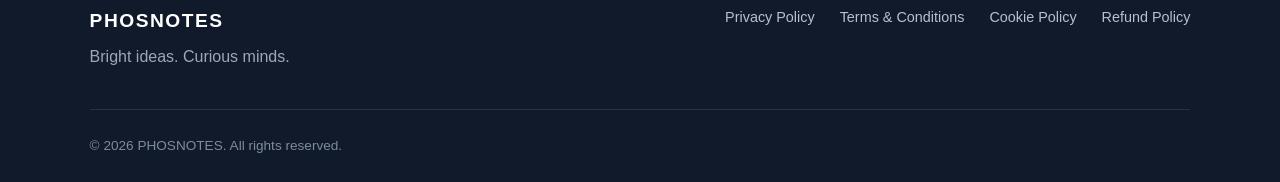
<file: refunds.html>
<!DOCTYPE html>
<html lang="en">
<head>
    <meta charset="UTF-8">
    <meta name="viewport" content="width=device-width, initial-scale=1.0">

    <title>Refund & Digital Products Policy | PHOSNOTES</title>

    <meta
        name="description"
        content="Refund and Digital Products Policy for PHOSNOTES digital children's books and educational resources."
    >
    <link rel="icon" type="image/png" href="images/logo/image.png">
    <link rel="stylesheet" href="style.css">
</head>

<body>

    <header class="site-header">
        <nav class="navbar">

            <a href="index.html" class="logo">
                PHOSNOTES
            </a>

            <div class="nav-links">
                <a href="index.html">Home</a>
                <a href="index.html#books">Books</a>
                <a href="index.html#resources">Resources</a>
                <a href="index.html#about">About</a>
                <a href="index.html#contact">Contact</a>
            </div>

        </nav>
    </header>


    <main>

        <section class="section policy-page">

            <div class="section-heading">

                <p class="eyebrow">PHOSNOTES POLICIES</p>

                <h1>Refund & Digital Products Policy</h1>

                <p>
                    Last updated: September 2026
                </p>

            </div>


            <div class="policy-content">

                <h2>1. Introduction</h2>

                <p>
                    This Refund & Digital Products Policy explains
                    how purchases of digital products from PHOSNOTES
                    ("PHOSNOTES", "we", "us", or "our") are handled.
                </p>

                <p>
                    PHOSNOTES currently focuses on digital children's
                    books and related educational resources.
                </p>


                <h2>2. Digital Products</h2>

                <p>
                    PHOSNOTES products are primarily digital products,
                    such as ebooks, educational activities,
                    worksheets, and other downloadable resources.
                </p>

                <p>
                    The format of each product will be identified on
                    the relevant product page or during the purchasing
                    process.
                </p>

                <p>
                    Digital products may be supplied in formats such as
                    PDF or another electronic format appropriate for
                    the product.
                </p>


                <h2>3. Digital Product Purchases</h2>

                <p>
                    Before completing a purchase, customers should
                    review the product description, intended age
                    range, format, file type, and other information
                    provided on the product page.
                </p>

                <p>
                    By completing a purchase, you acknowledge that you
                    are purchasing a digital product rather than a
                    physical book unless the product description
                    specifically states otherwise.
                </p>


                <h2>4. Digital Delivery</h2>

                <p>
                    After a successful purchase, the digital product
                    may be delivered through a download link, email,
                    customer account, digital delivery platform, or
                    another method specified during checkout.
                </p>

                <p>
                    Delivery times may depend on the payment provider
                    and digital delivery service being used.
                </p>

                <p>
                    If you have completed payment but cannot access
                    your purchased product, please contact PHOSNOTES
                    so that we can investigate the issue.
                </p>


                <h2>5. Technical Problems</h2>

                <p>
                    If a purchased file is corrupted, incomplete,
                    inaccessible, or technically unusable because of
                    an issue with the file or our delivery system,
                    please contact us.
                </p>

                <p>
                    Where appropriate, we may provide a replacement
                    file, a new download link, restored access, or
                    another reasonable solution.
                </p>

                <p>
                    Customers should provide enough information for us
                    to identify the purchase and understand the
                    technical problem.
                </p>


                <h2>6. Duplicate Purchases</h2>

                <p>
                    If you accidentally purchase the same digital
                    product more than once, please contact us as soon
                    as possible.
                </p>

                <p>
                    We may review duplicate transactions and, where
                    appropriate, provide a refund or another suitable
                    resolution.
                </p>


                <h2>7. Product Does Not Match Its Description</h2>

                <p>
                    If you believe that a digital product materially
                    differs from the description provided at the time
                    of purchase, contact PHOSNOTES and explain the
                    issue.
                </p>

                <p>
                    We will review the issue and determine an
                    appropriate resolution, which may include providing
                    a corrected product, replacement access, or a
                    refund where appropriate.
                </p>


                <h2>8. Change of Mind</h2>

                <p>
                    Because digital products may be delivered and
                    accessed immediately after purchase, refunds for
                    change of mind may not be available once a digital
                    product has been successfully delivered or
                    downloaded, where applicable law permits this.
                </p>

                <p>
                    This does not limit any mandatory consumer rights
                    that may apply to your purchase.
                </p>


                <h2>9. Unauthorized Transactions</h2>

                <p>
                    If you believe that a purchase was made without
                    your authorization, contact PHOSNOTES as soon as
                    possible.
                </p>

                <p>
                    We may request information necessary to investigate
                    the transaction and may also work with the
                    relevant payment provider where appropriate.
                </p>

                <p>
                    Customers should also promptly notify their bank or
                    payment provider if they believe their payment
                    credentials have been compromised.
                </p>


                <h2>10. Refund Requests</h2>

                <p>
                    To request assistance with a purchase, contact us
                    using the email address below.
                </p>

                <p>
                    Please include, where available:
                </p>

                <ul>
                    <li>Your name</li>
                    <li>The email address used for the purchase</li>
                    <li>The name of the digital product</li>
                    <li>The approximate date of purchase</li>
                    <li>Your order or transaction reference</li>
                    <li>A description of the problem</li>
                </ul>

                <p>
                    Providing this information can help us investigate
                    your request more quickly.
                </p>


                <h2>11. Payment Providers</h2>

                <p>
                    Payments may be processed through third-party
                    payment providers.
                </p>

                <p>
                    Payment providers may have their own terms,
                    policies, security procedures, and dispute
                    processes.
                </p>

                <p>
                    PHOSNOTES does not store complete payment card
                    details when payment processing is handled by a
                    third-party payment provider.
                </p>


                <h2>12. Chargebacks and Payment Disputes</h2>

                <p>
                    If you experience a problem with a purchase, we
                    encourage you to contact PHOSNOTES first so that we
                    can attempt to resolve the issue.
                </p>

                <p>
                    This does not prevent you from exercising any
                    rights available to you through your payment
                    provider, bank, or applicable law.
                </p>


                <h2>13. Consumer Rights</h2>

                <p>
                    Nothing in this policy is intended to remove,
                    restrict, or override consumer rights that cannot
                    legally be excluded or limited.
                </p>

                <p>
                    Where mandatory consumer protection laws provide
                    rights that differ from this policy, those legal
                    rights will apply to the extent required by law.
                </p>


                <h2>14. Misuse of Digital Products</h2>

                <p>
                    A refund request does not grant permission to
                    continue distributing, copying, reselling, or
                    publicly sharing a PHOSNOTES digital product.
                </p>

                <p>
                    Purchased digital products remain subject to the
                    intellectual-property and usage restrictions
                    described in our
                    <a href="terms.html">
                        Terms & Conditions
                    </a>.
                </p>


                <h2>15. Changes to This Policy</h2>

                <p>
                    PHOSNOTES may update this policy when our products,
                    payment systems, delivery methods, or legal
                    obligations change.
                </p>

                <p>
                    The "Last updated" date at the beginning of this
                    page indicates when the policy was most recently
                    revised.
                </p>


                <h2>16. Contact Us</h2>

                <p>
                    If you have a question about a purchase, digital
                    delivery, technical problem, or refund request,
                    please contact PHOSNOTES.
                </p>

                <p>
                    Email:
                    <a href="mailto:YOUR-EMAIL@example.com">
                        YOUR-EMAIL@example.com
                    </a>
                </p>

                <p>
                    PHOSNOTES<br>
                    Rwanda
                </p>

            </div>

        </section>

    </main>


    <footer class="site-footer">

        <div class="footer-content">

            <div>
                <strong>PHOSNOTES</strong>

                <p>
                    Bright ideas. Curious minds.
                </p>
            </div>


            <div class="footer-links">

                <a href="privacy.html">
                    Privacy Policy
                </a>

                <a href="terms.html">
                    Terms & Conditions
                </a>

                <a href="cookies.html">
                    Cookie Policy
                </a>

                <a href="refunds.html">
                    Refund Policy
                </a>

            </div>

        </div>


        <div class="copyright">
            © 2026 PHOSNOTES. All rights reserved.
        </div>

    </footer>


    <script src="script.js"></script>

</body>
</html>
</file>
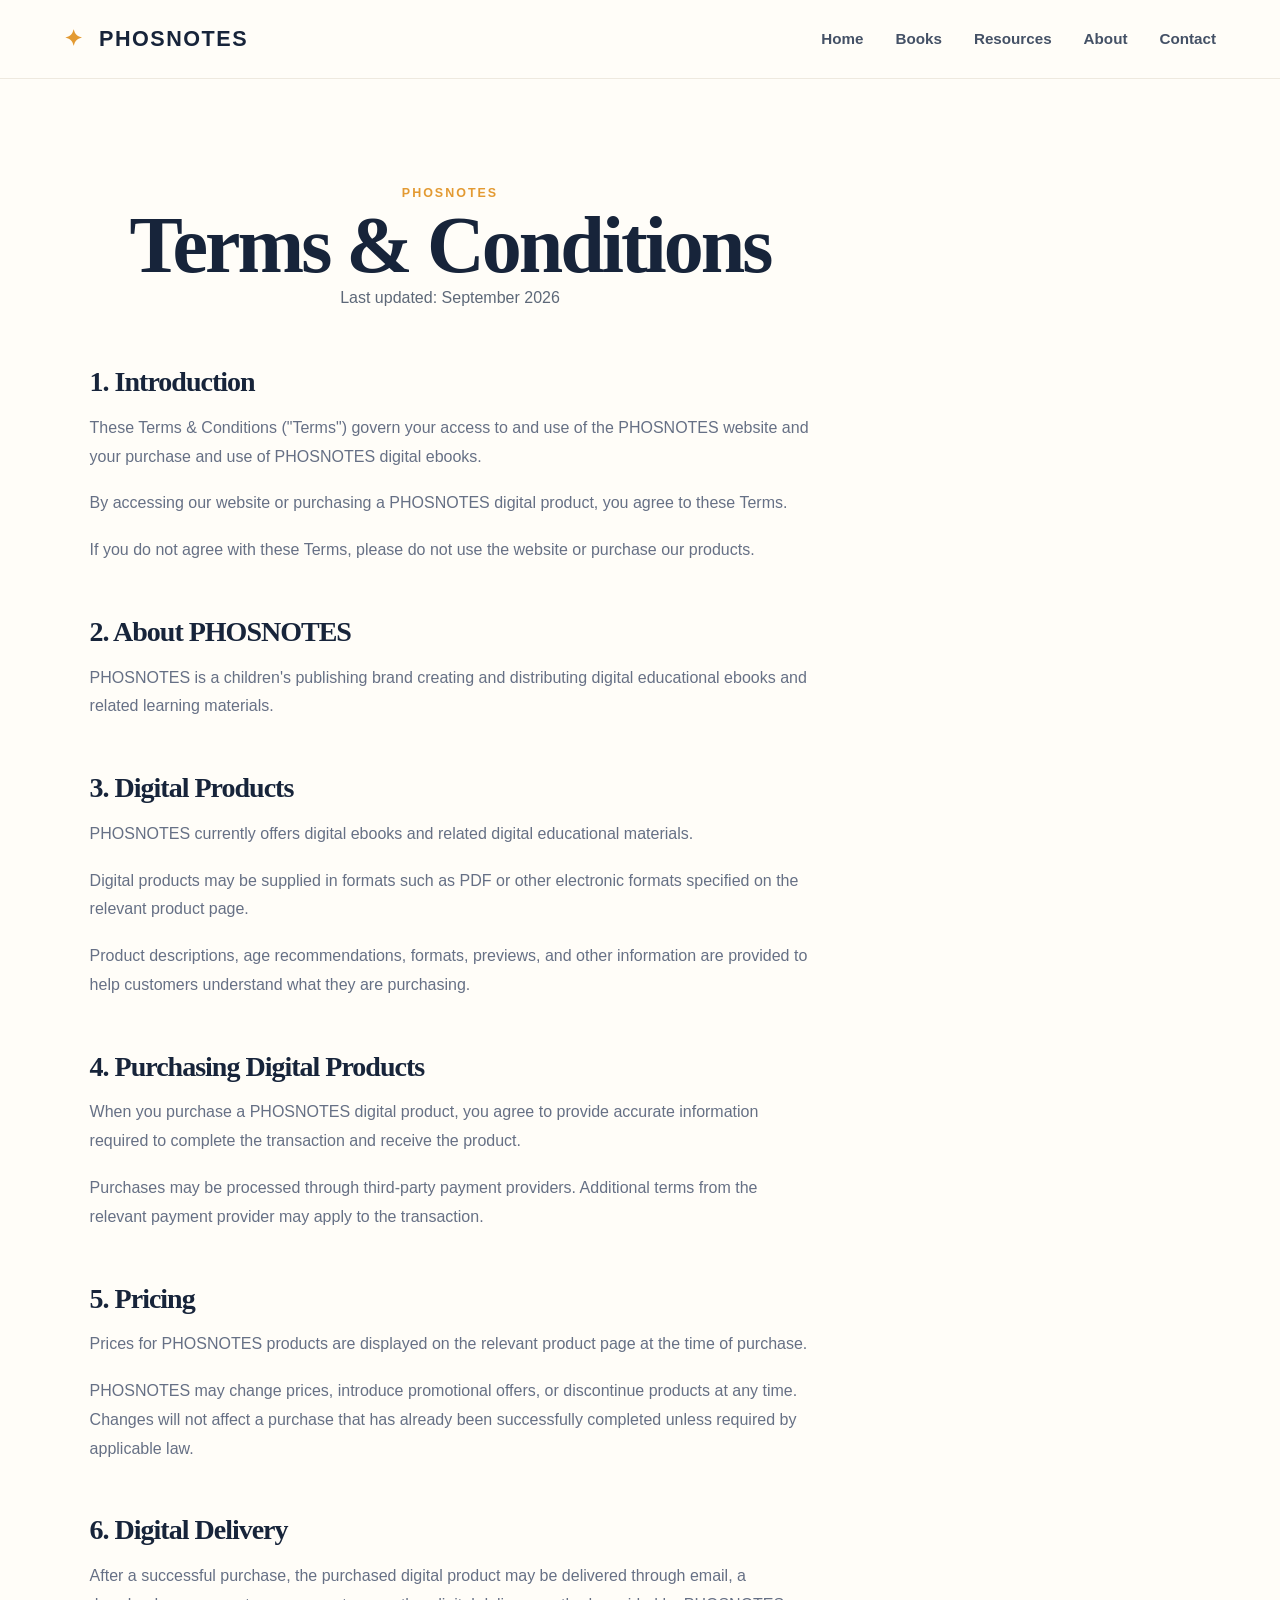
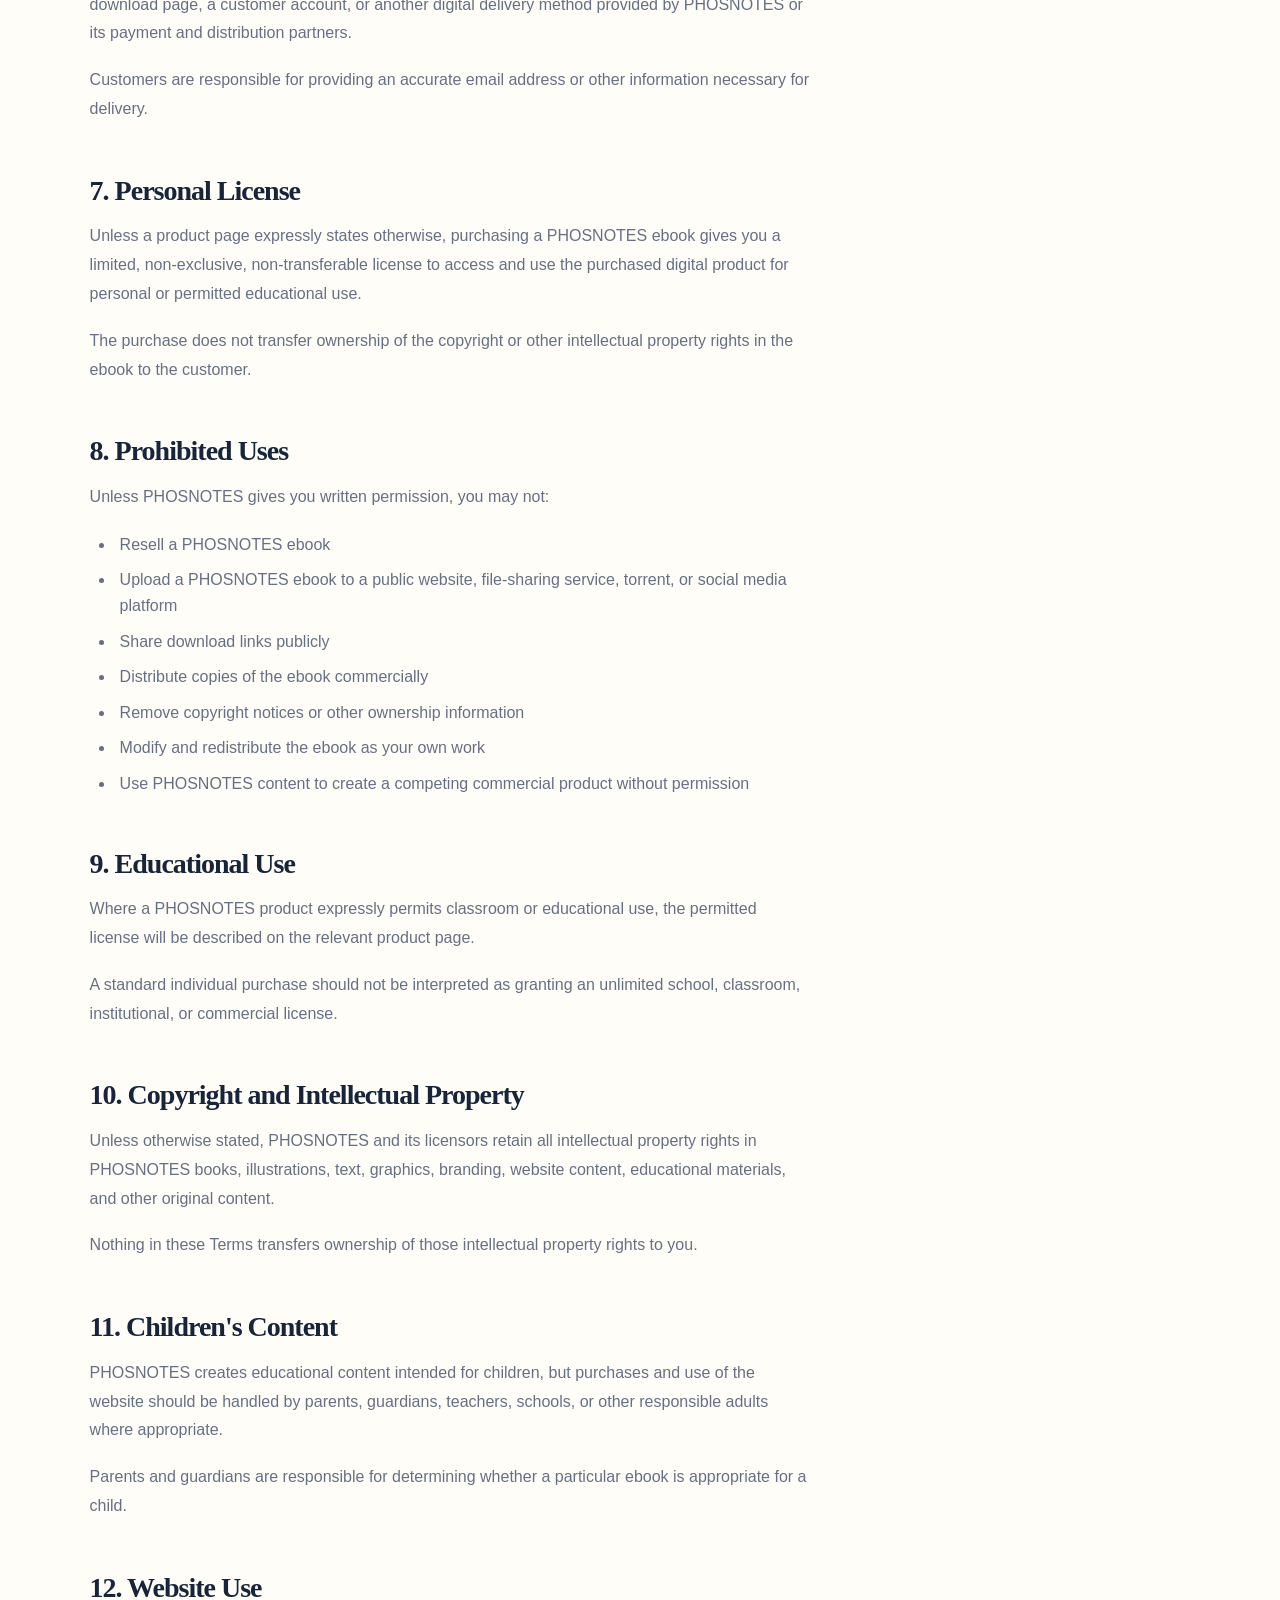
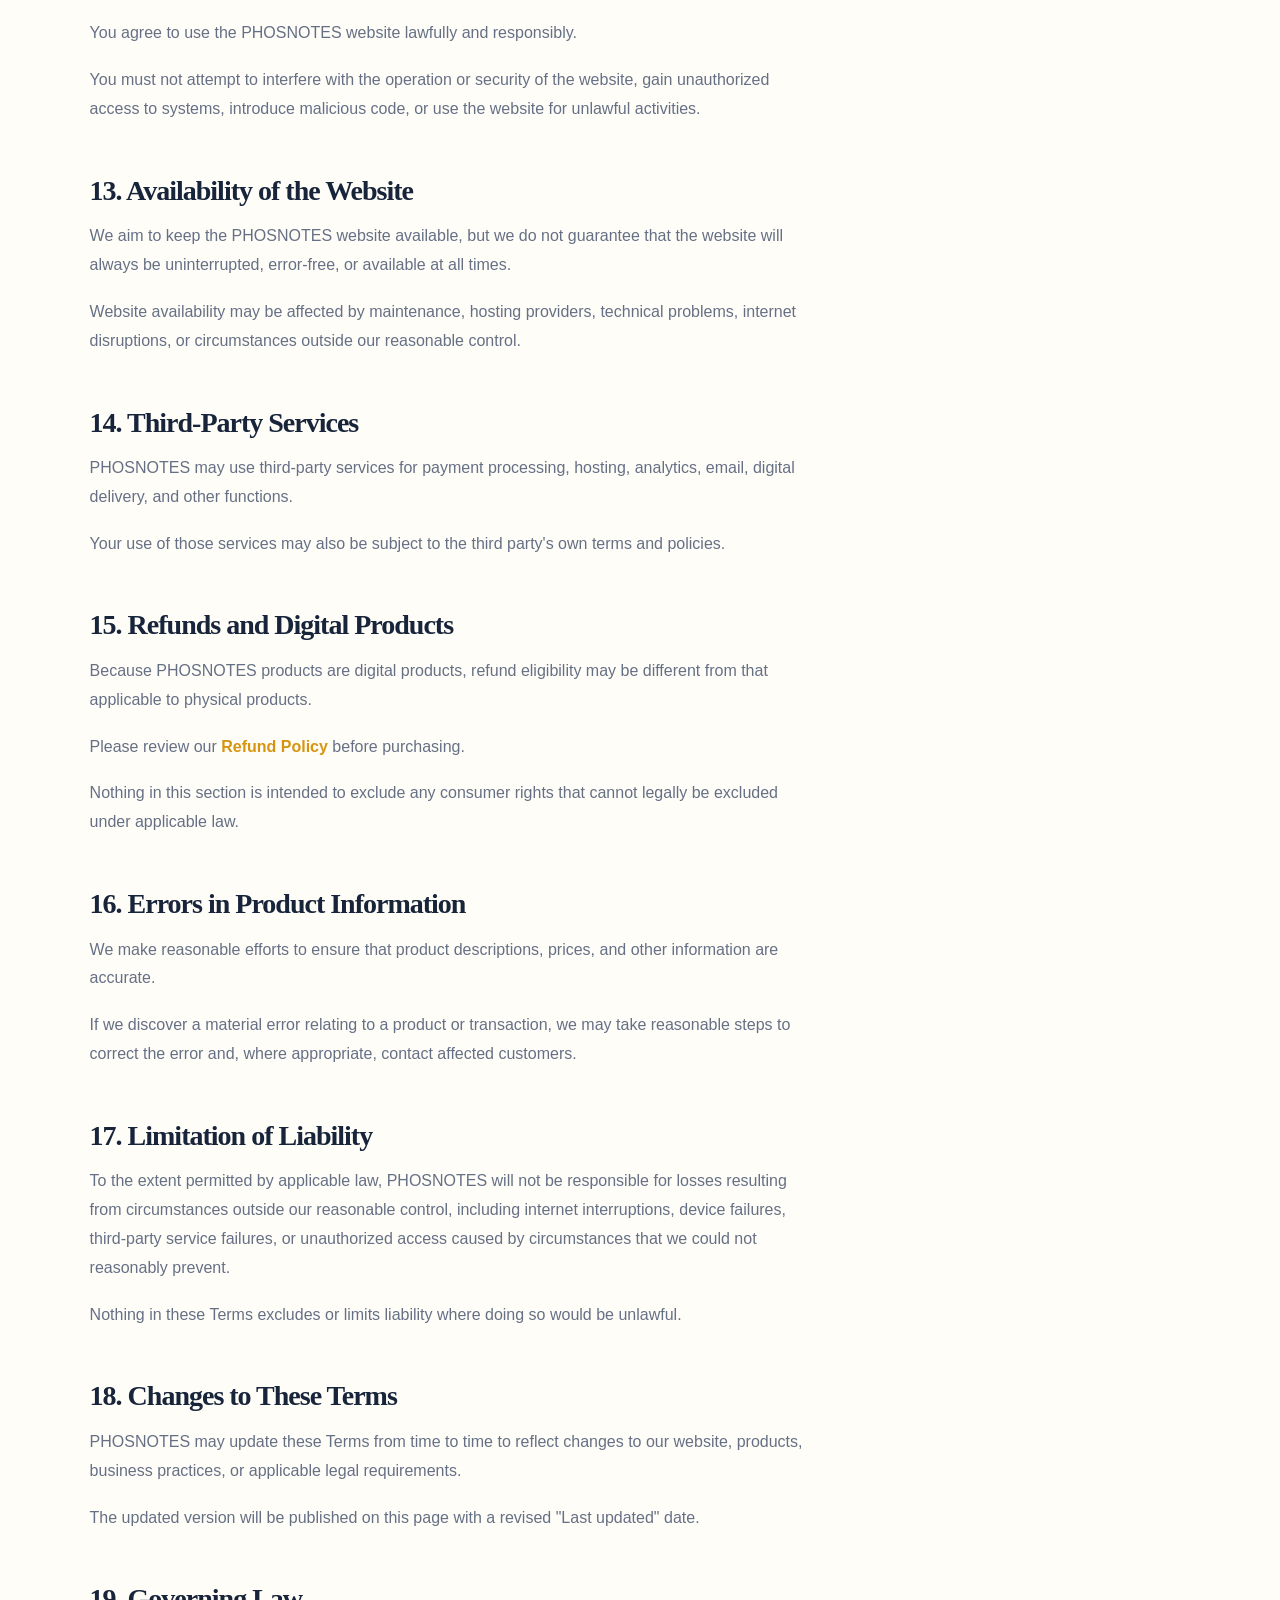
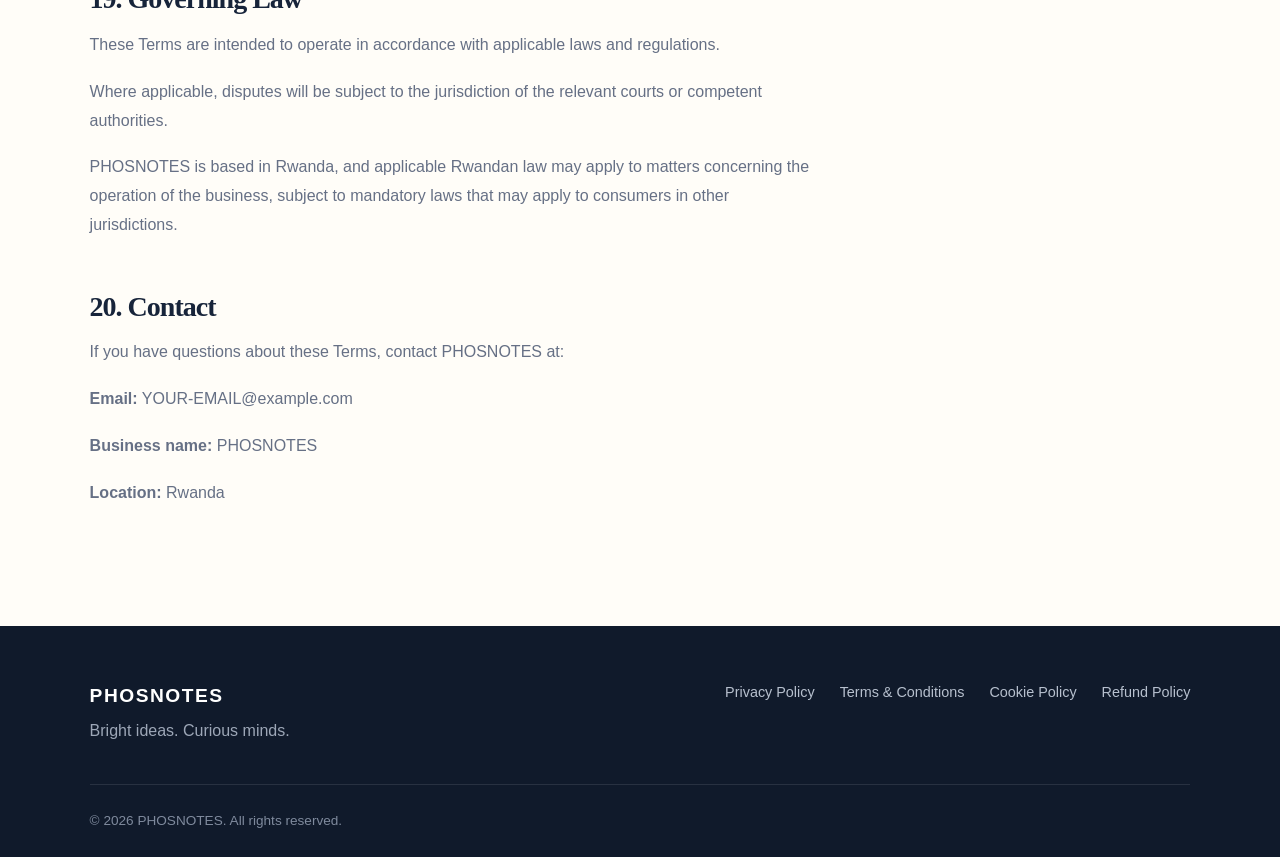
<file: terms.html>
<!DOCTYPE html>
<html lang="en">

<head>

    <meta charset="UTF-8">

    <meta
        name="viewport"
        content="width=device-width, initial-scale=1.0"
    >

    <title>Terms & Conditions | PHOSNOTES</title>

    <meta
        name="description"
        content="Terms and Conditions for PHOSNOTES digital ebooks and website."
    >
    <link rel="icon" type="image/png" href="images/logo/image.png">
    <link rel="stylesheet" href="style.css">

</head>


<body>


    <!-- HEADER -->

    <header class="site-header">

        <nav class="navbar">

            <a href="index.html" class="logo">
                PHOSNOTES
            </a>

            <div class="nav-links">
                <a href="index.html">Home</a>
                <a href="index.html#books">
                    Books
                </a>

                <a href="index.html#resources">
                    Resources
                </a>

                <a href="index.html#about">
                    About
                </a>

                <a href="index.html#contact">
                    Contact
                </a>

            </div>

        </nav>

    </header>


    <!-- TERMS -->

    <main>

        <section class="section policy-page">

            <div class="section-heading">

                <p class="eyebrow">
                    PHOSNOTES
                </p>

                <h1>
                    Terms & Conditions
                </h1>

                <p>
                    Last updated: September 2026
                </p>

            </div>


            <div class="policy-content">


                <h2>1. Introduction</h2>

                <p>
                    These Terms & Conditions ("Terms") govern your
                    access to and use of the PHOSNOTES website and
                    your purchase and use of PHOSNOTES digital
                    ebooks.
                </p>

                <p>
                    By accessing our website or purchasing a
                    PHOSNOTES digital product, you agree to these
                    Terms.
                </p>

                <p>
                    If you do not agree with these Terms, please do
                    not use the website or purchase our products.
                </p>


                <h2>2. About PHOSNOTES</h2>

                <p>
                    PHOSNOTES is a children's publishing brand
                    creating and distributing digital educational
                    ebooks and related learning materials.
                </p>


                <h2>3. Digital Products</h2>

                <p>
                    PHOSNOTES currently offers digital ebooks and
                    related digital educational materials.
                </p>

                <p>
                    Digital products may be supplied in formats such
                    as PDF or other electronic formats specified on
                    the relevant product page.
                </p>

                <p>
                    Product descriptions, age recommendations,
                    formats, previews, and other information are
                    provided to help customers understand what they
                    are purchasing.
                </p>


                <h2>4. Purchasing Digital Products</h2>

                <p>
                    When you purchase a PHOSNOTES digital product,
                    you agree to provide accurate information required
                    to complete the transaction and receive the
                    product.
                </p>

                <p>
                    Purchases may be processed through third-party
                    payment providers. Additional terms from the
                    relevant payment provider may apply to the
                    transaction.
                </p>


                <h2>5. Pricing</h2>

                <p>
                    Prices for PHOSNOTES products are displayed on
                    the relevant product page at the time of
                    purchase.
                </p>

                <p>
                    PHOSNOTES may change prices, introduce
                    promotional offers, or discontinue products at
                    any time. Changes will not affect a purchase that
                    has already been successfully completed unless
                    required by applicable law.
                </p>


                <h2>6. Digital Delivery</h2>

                <p>
                    After a successful purchase, the purchased
                    digital product may be delivered through email,
                    a download page, a customer account, or another
                    digital delivery method provided by PHOSNOTES or
                    its payment and distribution partners.
                </p>

                <p>
                    Customers are responsible for providing an
                    accurate email address or other information
                    necessary for delivery.
                </p>


                <h2>7. Personal License</h2>

                <p>
                    Unless a product page expressly states
                    otherwise, purchasing a PHOSNOTES ebook gives you
                    a limited, non-exclusive, non-transferable
                    license to access and use the purchased digital
                    product for personal or permitted educational
                    use.
                </p>

                <p>
                    The purchase does not transfer ownership of the
                    copyright or other intellectual property rights
                    in the ebook to the customer.
                </p>


                <h2>8. Prohibited Uses</h2>

                <p>
                    Unless PHOSNOTES gives you written permission,
                    you may not:
                </p>

                <ul>

                    <li>
                        Resell a PHOSNOTES ebook
                    </li>

                    <li>
                        Upload a PHOSNOTES ebook to a public website,
                        file-sharing service, torrent, or social
                        media platform
                    </li>

                    <li>
                        Share download links publicly
                    </li>

                    <li>
                        Distribute copies of the ebook commercially
                    </li>

                    <li>
                        Remove copyright notices or other ownership
                        information
                    </li>

                    <li>
                        Modify and redistribute the ebook as your own
                        work
                    </li>

                    <li>
                        Use PHOSNOTES content to create a competing
                        commercial product without permission
                    </li>

                </ul>


                <h2>9. Educational Use</h2>

                <p>
                    Where a PHOSNOTES product expressly permits
                    classroom or educational use, the permitted
                    license will be described on the relevant product
                    page.
                </p>

                <p>
                    A standard individual purchase should not be
                    interpreted as granting an unlimited school,
                    classroom, institutional, or commercial license.
                </p>


                <h2>10. Copyright and Intellectual Property</h2>

                <p>
                    Unless otherwise stated, PHOSNOTES and its
                    licensors retain all intellectual property rights
                    in PHOSNOTES books, illustrations, text,
                    graphics, branding, website content, educational
                    materials, and other original content.
                </p>

                <p>
                    Nothing in these Terms transfers ownership of
                    those intellectual property rights to you.
                </p>


                <h2>11. Children's Content</h2>

                <p>
                    PHOSNOTES creates educational content intended
                    for children, but purchases and use of the
                    website should be handled by parents, guardians,
                    teachers, schools, or other responsible adults
                    where appropriate.
                </p>

                <p>
                    Parents and guardians are responsible for
                    determining whether a particular ebook is
                    appropriate for a child.
                </p>


                <h2>12. Website Use</h2>

                <p>
                    You agree to use the PHOSNOTES website lawfully
                    and responsibly.
                </p>

                <p>
                    You must not attempt to interfere with the
                    operation or security of the website, gain
                    unauthorized access to systems, introduce
                    malicious code, or use the website for unlawful
                    activities.
                </p>


                <h2>13. Availability of the Website</h2>

                <p>
                    We aim to keep the PHOSNOTES website available,
                    but we do not guarantee that the website will
                    always be uninterrupted, error-free, or available
                    at all times.
                </p>

                <p>
                    Website availability may be affected by
                    maintenance, hosting providers, technical
                    problems, internet disruptions, or circumstances
                    outside our reasonable control.
                </p>


                <h2>14. Third-Party Services</h2>

                <p>
                    PHOSNOTES may use third-party services for
                    payment processing, hosting, analytics, email,
                    digital delivery, and other functions.
                </p>

                <p>
                    Your use of those services may also be subject to
                    the third party's own terms and policies.
                </p>


                <h2>15. Refunds and Digital Products</h2>

                <p>
                    Because PHOSNOTES products are digital products,
                    refund eligibility may be different from that
                    applicable to physical products.
                </p>

                <p>
                    Please review our
                    <a href="refunds.html">
                        Refund Policy
                    </a>
                    before purchasing.
                </p>

                <p>
                    Nothing in this section is intended to exclude
                    any consumer rights that cannot legally be
                    excluded under applicable law.
                </p>


                <h2>16. Errors in Product Information</h2>

                <p>
                    We make reasonable efforts to ensure that product
                    descriptions, prices, and other information are
                    accurate.
                </p>

                <p>
                    If we discover a material error relating to a
                    product or transaction, we may take reasonable
                    steps to correct the error and, where
                    appropriate, contact affected customers.
                </p>


                <h2>17. Limitation of Liability</h2>

                <p>
                    To the extent permitted by applicable law,
                    PHOSNOTES will not be responsible for losses
                    resulting from circumstances outside our
                    reasonable control, including internet
                    interruptions, device failures, third-party
                    service failures, or unauthorized access caused
                    by circumstances that we could not reasonably
                    prevent.
                </p>

                <p>
                    Nothing in these Terms excludes or limits
                    liability where doing so would be unlawful.
                </p>


                <h2>18. Changes to These Terms</h2>

                <p>
                    PHOSNOTES may update these Terms from time to
                    time to reflect changes to our website, products,
                    business practices, or applicable legal
                    requirements.
                </p>

                <p>
                    The updated version will be published on this
                    page with a revised "Last updated" date.
                </p>


                <h2>19. Governing Law</h2>

                <p>
                    These Terms are intended to operate in accordance
                    with applicable laws and regulations.
                </p>

                <p>
                    Where applicable, disputes will be subject to the
                    jurisdiction of the relevant courts or competent
                    authorities.
                </p>

                <p>
                    PHOSNOTES is based in Rwanda, and applicable
                    Rwandan law may apply to matters concerning the
                    operation of the business, subject to mandatory
                    laws that may apply to consumers in other
                    jurisdictions.
                </p>


                <h2>20. Contact</h2>

                <p>
                    If you have questions about these Terms, contact
                    PHOSNOTES at:
                </p>

                <p>
                    <strong>Email:</strong>
                    YOUR-EMAIL@example.com
                </p>

                <p>
                    <strong>Business name:</strong>
                    PHOSNOTES
                </p>

                <p>
                    <strong>Location:</strong>
                    Rwanda
                </p>


            </div>

        </section>

    </main>


    <!-- FOOTER -->

    <footer class="site-footer">

        <div class="footer-content">

            <div>

                <strong>
                    PHOSNOTES
                </strong>

                <p>
                    Bright ideas. Curious minds.
                </p>

            </div>


            <div class="footer-links">

                <a href="privacy.html">
                    Privacy Policy
                </a>

                <a href="terms.html">
                    Terms & Conditions
                </a>

                <a href="cookies.html">
                    Cookie Policy
                </a>

                <a href="refunds.html">
                    Refund Policy
                </a>

            </div>

        </div>


        <div class="copyright">
            © 2026 PHOSNOTES. All rights reserved.
        </div>

    </footer>


    <script src="script.js"></script>

</body>

</html>
</file>
<file: style.css>
/* =========================================================
   PHOSNOTES
   Children's Books & Learning Resources
   ========================================================= */


/* ---------------------------------------------------------
   1. RESET
   --------------------------------------------------------- */

* {
    margin: 0;
    padding: 0;
    box-sizing: border-box;
}

html {
    scroll-behavior: smooth;
}

body {
    font-family: "Segoe UI", Arial, Helvetica, sans-serif;
    color: #24324a;
    background: #fffdf8;
    line-height: 1.6;
}


/* ---------------------------------------------------------
   2. GLOBAL
   --------------------------------------------------------- */

a {
    text-decoration: none;
    color: inherit;
}

p {
    color: #5d6878;
}

main {
    overflow: hidden;
}

.section {
    padding: 100px 7%;
}

.section-heading {
    max-width: 760px;
    margin: 0 auto 55px;
    text-align: center;
}

.section-heading h2 {
    margin: 12px 0 18px;
}


/* ---------------------------------------------------------
   3. TYPOGRAPHY
   --------------------------------------------------------- */

h1,
h2,
h3 {
    font-family: Georgia, "Times New Roman", serif;
    color: #17243a;
    line-height: 1.15;
}

h1 {
    font-size: clamp(3.2rem, 7vw, 6rem);
    letter-spacing: -2px;
}

h2 {
    font-size: clamp(2.2rem, 4vw, 3.5rem);
    letter-spacing: -1px;
}

h3 {
    font-size: 1.45rem;
}

.eyebrow {
    display: inline-block;
    color: #e39a32;
    font-size: 0.78rem;
    font-weight: 800;
    letter-spacing: 2px;
    text-transform: uppercase;
}


/* ---------------------------------------------------------
   4. NAVIGATION
   --------------------------------------------------------- */

.site-header {
    position: sticky;
    top: 0;
    z-index: 1000;
    background: rgba(255, 253, 248, 0.94);
    border-bottom: 1px solid #eee9df;
    backdrop-filter: blur(12px);
}

.navbar {
    width: min(1200px, 90%);
    min-height: 78px;
    margin: 0 auto;

    display: flex;
    align-items: center;
    justify-content: space-between;
    gap: 40px;
}

.logo {
    color: #17243a;
    font-size: 1.35rem;
    font-weight: 900;
    letter-spacing: 1.5px;
}

.logo::before {
    content: "✦";
    margin-right: 8px;
    color: #e39a32;
}

.nav-links {
    display: flex;
    align-items: center;
    gap: 32px;
}

.nav-links a {
    position: relative;
    color: #445166;
    font-size: 0.95rem;
    font-weight: 600;
    transition: color 0.25s ease;
}

.nav-links a::after {
    content: "";
    position: absolute;
    left: 0;
    bottom: -7px;
    width: 0;
    height: 2px;
    background: #e39a32;
    transition: width 0.25s ease;
}

.nav-links a:hover {
    color: #17243a;
}

.nav-links a:hover::after {
    width: 100%;
}


/* ---------------------------------------------------------
   5. HERO
   --------------------------------------------------------- */

.hero {
    position: relative;
    min-height: 720px;
    padding: 110px 7%;

    display: flex;
    align-items: center;

    background:
        radial-gradient(
            circle at 85% 20%,
            rgba(243, 192, 83, 0.25),
            transparent 28%
        ),
        radial-gradient(
            circle at 10% 80%,
            rgba(116, 180, 166, 0.18),
            transparent 28%
        ),
        #fffdf8;
}

.hero::before,
.hero::after {
    position: absolute;
    content: "";
    border-radius: 50%;
    pointer-events: none;
}

.hero::before {
    width: 180px;
    height: 180px;
    right: 10%;
    bottom: 12%;
    border: 2px dashed rgba(227, 154, 50, 0.35);
}

.hero::after {
    width: 15px;
    height: 15px;
    right: 18%;
    top: 24%;
    background: #e39a32;
    box-shadow:
        35px 80px 0 #74b4a6,
        -80px 30px 0 #f0c25b,
        90px 140px 0 #d98b8b;
}

.hero-content {
    position: relative;
    z-index: 2;
    width: min(850px, 100%);
}

.hero h1 {
    max-width: 900px;
    margin: 18px 0 28px;
}

.hero h1 span {
    display: block;
    color: #e39a32;
}

.hero-text {
    max-width: 680px;
    margin-bottom: 36px;
    font-size: 1.15rem;
    line-height: 1.8;
}


/* ---------------------------------------------------------
   6. BUTTONS
   --------------------------------------------------------- */

.hero-buttons {
    display: flex;
    flex-wrap: wrap;
    gap: 15px;
}

.button {
    display: inline-flex;
    align-items: center;
    justify-content: center;

    min-height: 52px;
    padding: 0 25px;

    border-radius: 999px;

    font-size: 0.95rem;
    font-weight: 750;

    transition:
        transform 0.25s ease,
        box-shadow 0.25s ease,
        background 0.25s ease;
}

.primary-button {
    color: #ffffff;
    background: #17243a;
    box-shadow: 0 10px 25px rgba(23, 36, 58, 0.16);
}

.primary-button:hover {
    transform: translateY(-3px);
    box-shadow: 0 15px 30px rgba(23, 36, 58, 0.22);
}

.secondary-button {
    color: #17243a;
    background: transparent;
    border: 1.5px solid #d8d3c8;
}

.secondary-button:hover {
    transform: translateY(-3px);
    background: #ffffff;
    border-color: #17243a;
}


/* ---------------------------------------------------------
   7. BOOKS SECTION
   --------------------------------------------------------- */

#books {
    background: #ffffff;
}

.books-grid {
    width: min(1200px, 100%);
    margin: 0 auto;

    display: grid;
    grid-template-columns: repeat(3, 1fr);
    gap: 28px;
}

.book-card {
    overflow: hidden;

    background: #fffdf8;
    border: 1px solid #eee9df;
    border-radius: 20px;

    box-shadow: 0 12px 35px rgba(23, 36, 58, 0.06);

    transition:
        transform 0.3s ease,
        box-shadow 0.3s ease;
}

.book-card:hover {
    transform: translateY(-8px);
    box-shadow: 0 20px 45px rgba(23, 36, 58, 0.11);
}

.book-placeholder {
    min-height: 330px;

    display: flex;
    align-items: center;
    justify-content: center;

    color: #ffffff;
    font-size: 0.85rem;
    font-weight: 800;
    letter-spacing: 2px;

    background:
        linear-gradient(
            135deg,
            #e39a32,
            #f0c25b
        );
}

.book-card:nth-child(2) .book-placeholder {
    background:
        linear-gradient(
            135deg,
            #74b4a6,
            #9acfc1
        );
}

.book-card:nth-child(3) .book-placeholder {
    background:
        linear-gradient(
            135deg,
            #d98b8b,
            #efb5a9
        );
}

.book-info {
    padding: 28px;
}

.book-age {
    margin-bottom: 8px;

    color: #e39a32;
    font-size: 0.78rem;
    font-weight: 800;
    letter-spacing: 1px;
    text-transform: uppercase;
}

.book-info h3 {
    margin-bottom: 12px;
}

.book-info p:not(.book-age) {
    margin-bottom: 18px;
}

.text-link {
    color: #17243a;
    font-weight: 750;

    transition: color 0.2s ease;
}

.text-link:hover {
    color: #e39a32;
}


/* ---------------------------------------------------------
   8. RESOURCES
   --------------------------------------------------------- */

.resources-section {
    background: #f1f7f4;
}

.resources-section .section-heading {
    margin-bottom: 0;
}

.resources-section h2 {
    max-width: 700px;
    margin-left: auto;
    margin-right: auto;
}


/* ---------------------------------------------------------
   9. ABOUT
   --------------------------------------------------------- */

.about-section {
    background: #fffdf8;
}

.about-content {
    width: min(1150px, 100%);
    margin: 0 auto;

    display: grid;
    grid-template-columns: 1fr 1fr;
    gap: 90px;

    align-items: center;
}

.about-content h2 {
    margin-top: 15px;
}

.about-content > div:last-child {
    max-width: 600px;
}

.about-content p {
    margin-bottom: 20px;
    font-size: 1.05rem;
    line-height: 1.85;
}


/* ---------------------------------------------------------
   10. CONTACT
   --------------------------------------------------------- */

.contact-section {
    background: #17243a;
    color: #ffffff;
}

.contact-section h2 {
    color: #ffffff;
}

.contact-section .section-heading > p:not(.eyebrow) {
    color: #c9d0db;
}

.contact-section .eyebrow {
    color: #f0c25b;
}

.contact-section .primary-button {
    margin-top: 15px;
    color: #17243a;
    background: #f0c25b;
    box-shadow: none;
}

.contact-section .primary-button:hover {
    background: #ffffff;
}


/* ---------------------------------------------------------
   11. FOOTER
   --------------------------------------------------------- */

.site-footer {
    padding: 55px 7% 25px;
    color: #c9d0db;
    background: #101a2b;
}

.footer-content {
    width: min(1200px, 100%);
    margin: 0 auto 40px;

    display: flex;
    align-items: flex-start;
    justify-content: space-between;
    gap: 40px;
}

.footer-content strong {
    color: #ffffff;
    font-size: 1.2rem;
    letter-spacing: 1.5px;
}

.footer-content p {
    margin-top: 7px;
    color: #9da7b7;
}

.footer-links {
    display: flex;
    gap: 25px;
}

.footer-links a {
    color: #b7c0ce;
    font-size: 0.9rem;

    transition: color 0.2s ease;
}

.footer-links a:hover {
    color: #f0c25b;
}

.copyright {
    width: min(1200px, 100%);
    margin: 0 auto;
    padding-top: 25px;

    border-top: 1px solid rgba(255, 255, 255, 0.1);

    color: #7f8a9d;
    font-size: 0.85rem;
}


/* ---------------------------------------------------------
   12. RESPONSIVE — TABLET
   --------------------------------------------------------- */

@media (max-width: 900px) {

    .section {
        padding: 80px 6%;
    }

    .hero {
        min-height: 650px;
        padding: 90px 6%;
    }

    .books-grid {
        grid-template-columns: repeat(2, 1fr);
    }

    .book-card:last-child {
        grid-column: 1 / -1;
        max-width: 500px;
        width: 100%;
        margin: 0 auto;
    }

    .about-content {
        grid-template-columns: 1fr;
        gap: 35px;
    }

}


/* ---------------------------------------------------------
   13. RESPONSIVE — MOBILE
   --------------------------------------------------------- */

@media (max-width: 650px) {

    .site-header {
        position: static;
    }

    .navbar {
        width: 88%;
        min-height: auto;
        padding: 20px 0;

        flex-direction: column;
        gap: 18px;
    }

    .nav-links {
        width: 100%;
        justify-content: center;
        flex-wrap: wrap;
        gap: 15px 22px;
    }

    .hero {
        min-height: auto;
        padding: 85px 6% 100px;
    }

    .hero h1 {
        font-size: clamp(2.8rem, 13vw, 4rem);
        letter-spacing: -1.5px;
    }

    .hero-text {
        font-size: 1rem;
    }

    .hero-buttons {
        flex-direction: column;
        align-items: stretch;
    }

    .button {
        width: 100%;
    }

    .section {
        padding: 75px 6%;
    }

    .section-heading {
        margin-bottom: 40px;
    }

    .books-grid {
        grid-template-columns: 1fr;
    }

    .book-card:last-child {
        grid-column: auto;
        max-width: none;
    }

    .book-placeholder {
        min-height: 280px;
    }

    .about-content {
        gap: 30px;
    }

    .footer-content {
        flex-direction: column;
    }

    .footer-links {
        flex-direction: column;
        gap: 12px;
    }

}


/* ---------------------------------------------------------
   14. ACCESSIBILITY
   --------------------------------------------------------- */

a:focus-visible,
button:focus-visible {
    outline: 3px solid #f0c25b;
    outline-offset: 4px;
}


/* ---------------------------------------------------------
   15. REDUCED MOTION
   --------------------------------------------------------- */

@media (prefers-reduced-motion: reduce) {

    html {
        scroll-behavior: auto;
    }

    *,
    *::before,
    *::after {
        transition: none !important;
        animation: none !important;
    }

}

/* =========================================
   POLICY PAGES
   ========================================= */

.policy-page {
    max-width: 900px;
}

.policy-page .section-heading {
    max-width: 800px;
}

.policy-page .section-heading h1 {
    font-size: clamp(45px, 7vw, 80px);
    line-height: 1;
    letter-spacing: -3px;
    font-weight: 900;
}

.policy-content h2 {
    margin-top: 50px;
    margin-bottom: 15px;

    font-size: 28px;
    line-height: 1.2;
}

.policy-content p {
    margin-bottom: 18px;

    color: #667085;

    font-size: 16px;
    line-height: 1.8;
}

.policy-content ul {
    margin: 20px 0 25px 25px;

    color: #667085;
}

.policy-content li {
    margin-bottom: 10px;
    padding-left: 5px;
}

.policy-content a {
    color: #d69410;
    font-weight: 700;
}
.book-cover {
  width: 100%;
  max-width: 220px;
  margin: 0 auto 20px;
  overflow: hidden;
  border-radius: 10px;
}

.book-cover img {
  display: block;
  width: 100%;
  max-width: 220px;
  height: auto;
  object-fit: contain;
  margin: 0 auto;
}

.books-grid {
  display: grid;
  grid-template-columns: repeat(auto-fit, minmax(100%, 260px, 1fr));
  gap: 24px;
}

@media (max-width: 600px) {
  .book-cover,
  .book-cover img {
    max-width: 180px;
  }
  
  .books-grid {
    grid-template-columns: 1fr;
  }
}
.book-detail-content {
  display: grid;
  grid-template-columns: minmax(0, 280px) minmax(0, 1fr);
  gap: 40px;
  align-items: start;
  margin: 40px auto;
}

.book-detail-cover {
  width: 100%;
  max-width: 260px;
  margin: 0 auto;
}

.book-detail-cover img {
  width: 100%;
  height: auto;
  object-fit: contain;
  display: block;
}

@media (max-width: 600px) {
  .book-detail-content {
    grid-template-columns: 1fr;
  }
}
.btn-primary {
  display: inline-block;
  padding: 12px 24px;
  background-color: #f4c542;
  color: #17243a;
  text-decoration: none;
  font-weight: 600;
  border-radius: 8px;
  border: none;
  cursor: pointer;
  transition: background-color 0.2s ease;
}

.btn-primary:hover {
  background-color: #e0b030;
}
/* Fix book cover visibility on mobile */
@media screen and (max-width: 768px) {
    .book-detail-content {
        display: flex;
        flex-direction: column;
        align-items: center;
        gap: 24px;
    }

    .book-detail-cover {
        display: block;
        visibility: visible;
        opacity: 1;
        width: 100%;
        max-width: 300px;
        height: auto;
        margin: 0 auto;
        flex-shrink: 0;
    }

    .book-detail-cover img {
        display: block;
        visibility: visible;
        opacity: 1;
        width: 100%;
        max-width: 100%;
        height: auto;
        object-fit: contain;
    }

    .book-detail-info {
        display: block;
        width: 100%;
        min-width: 0;
    }
}
</file>
